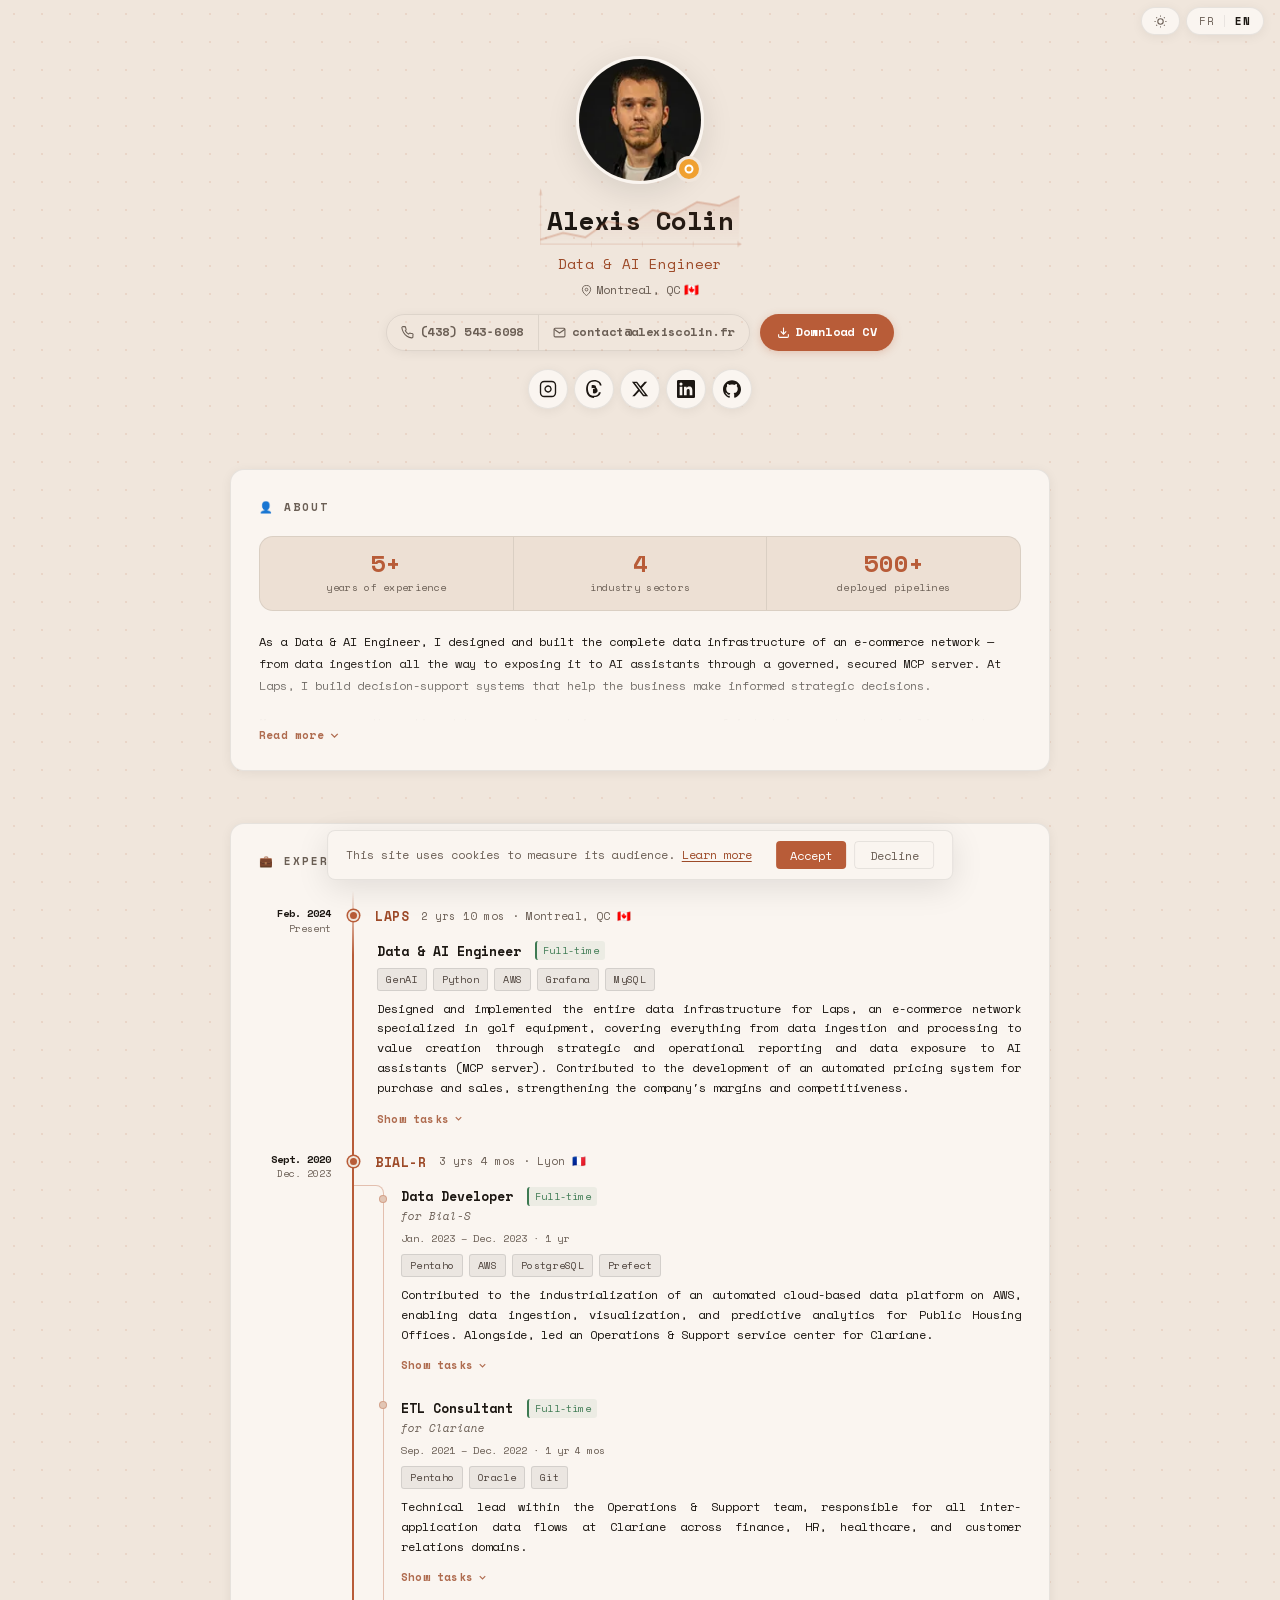
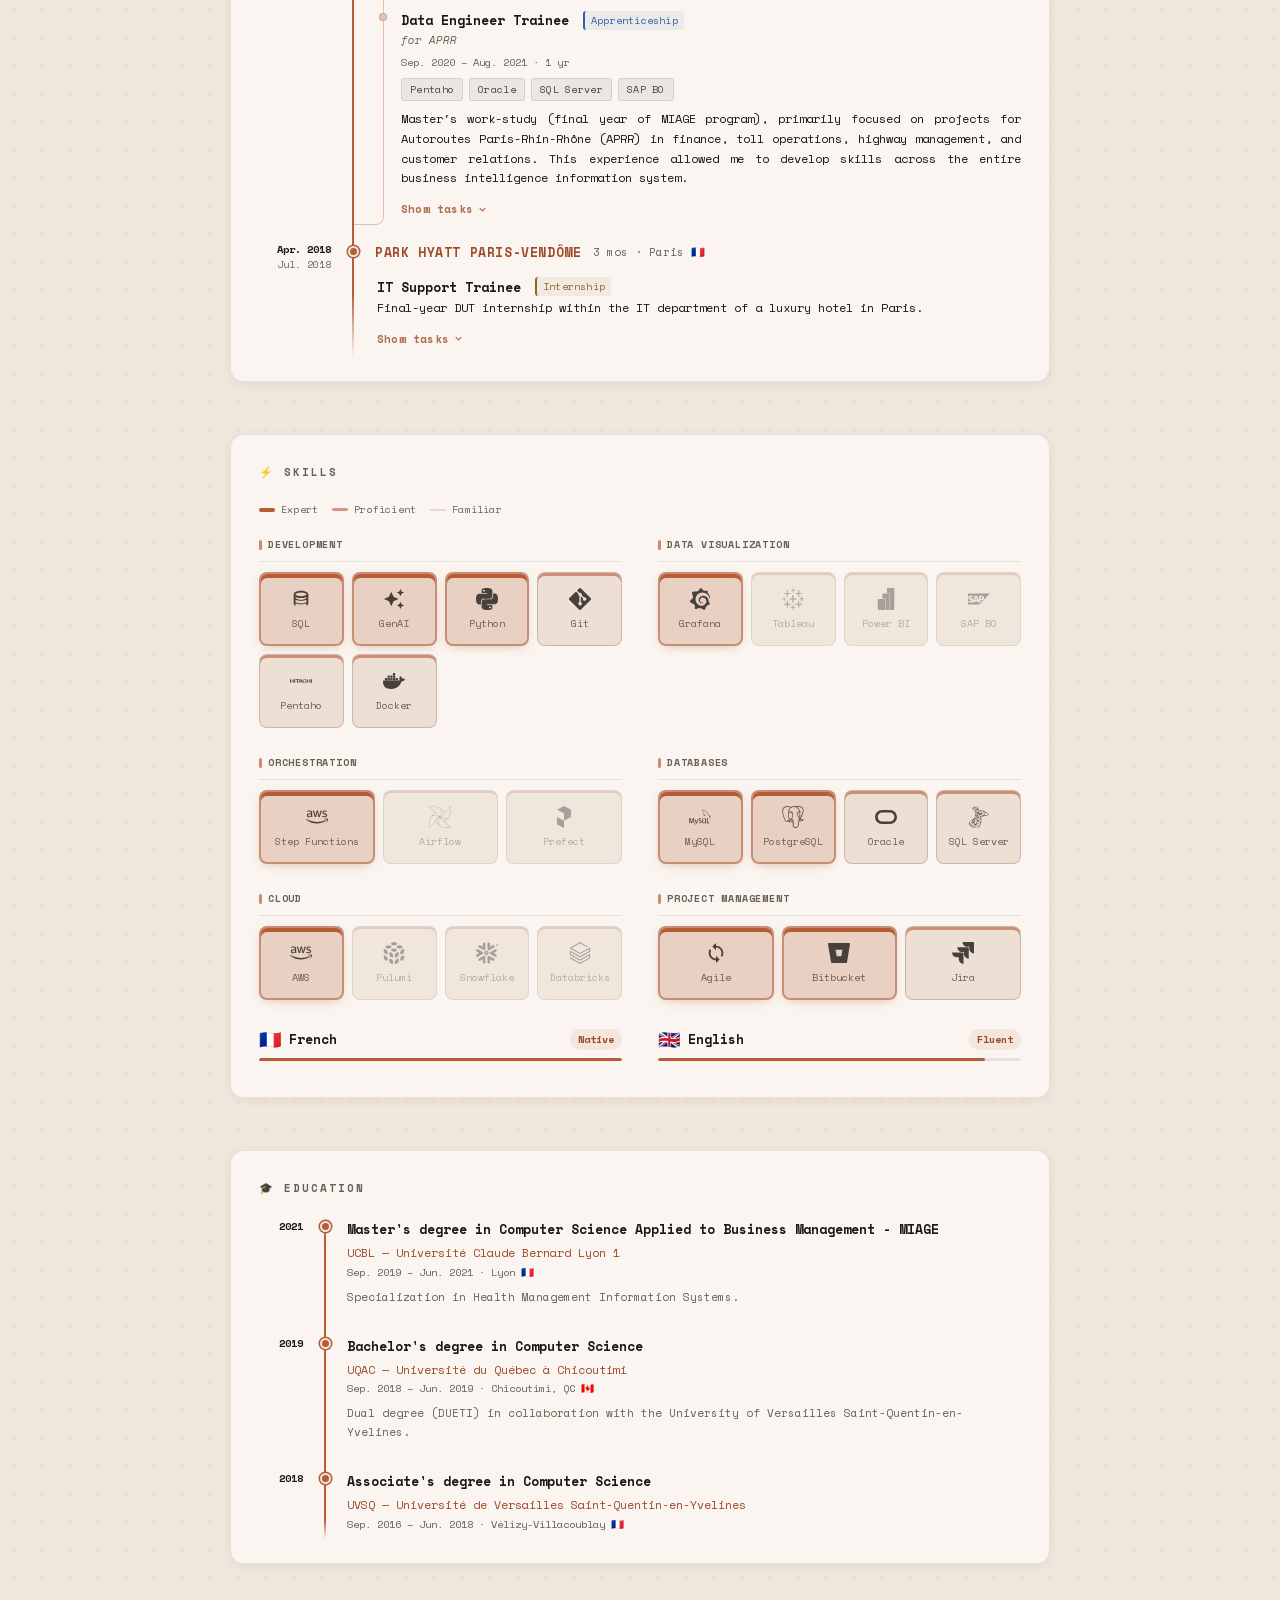
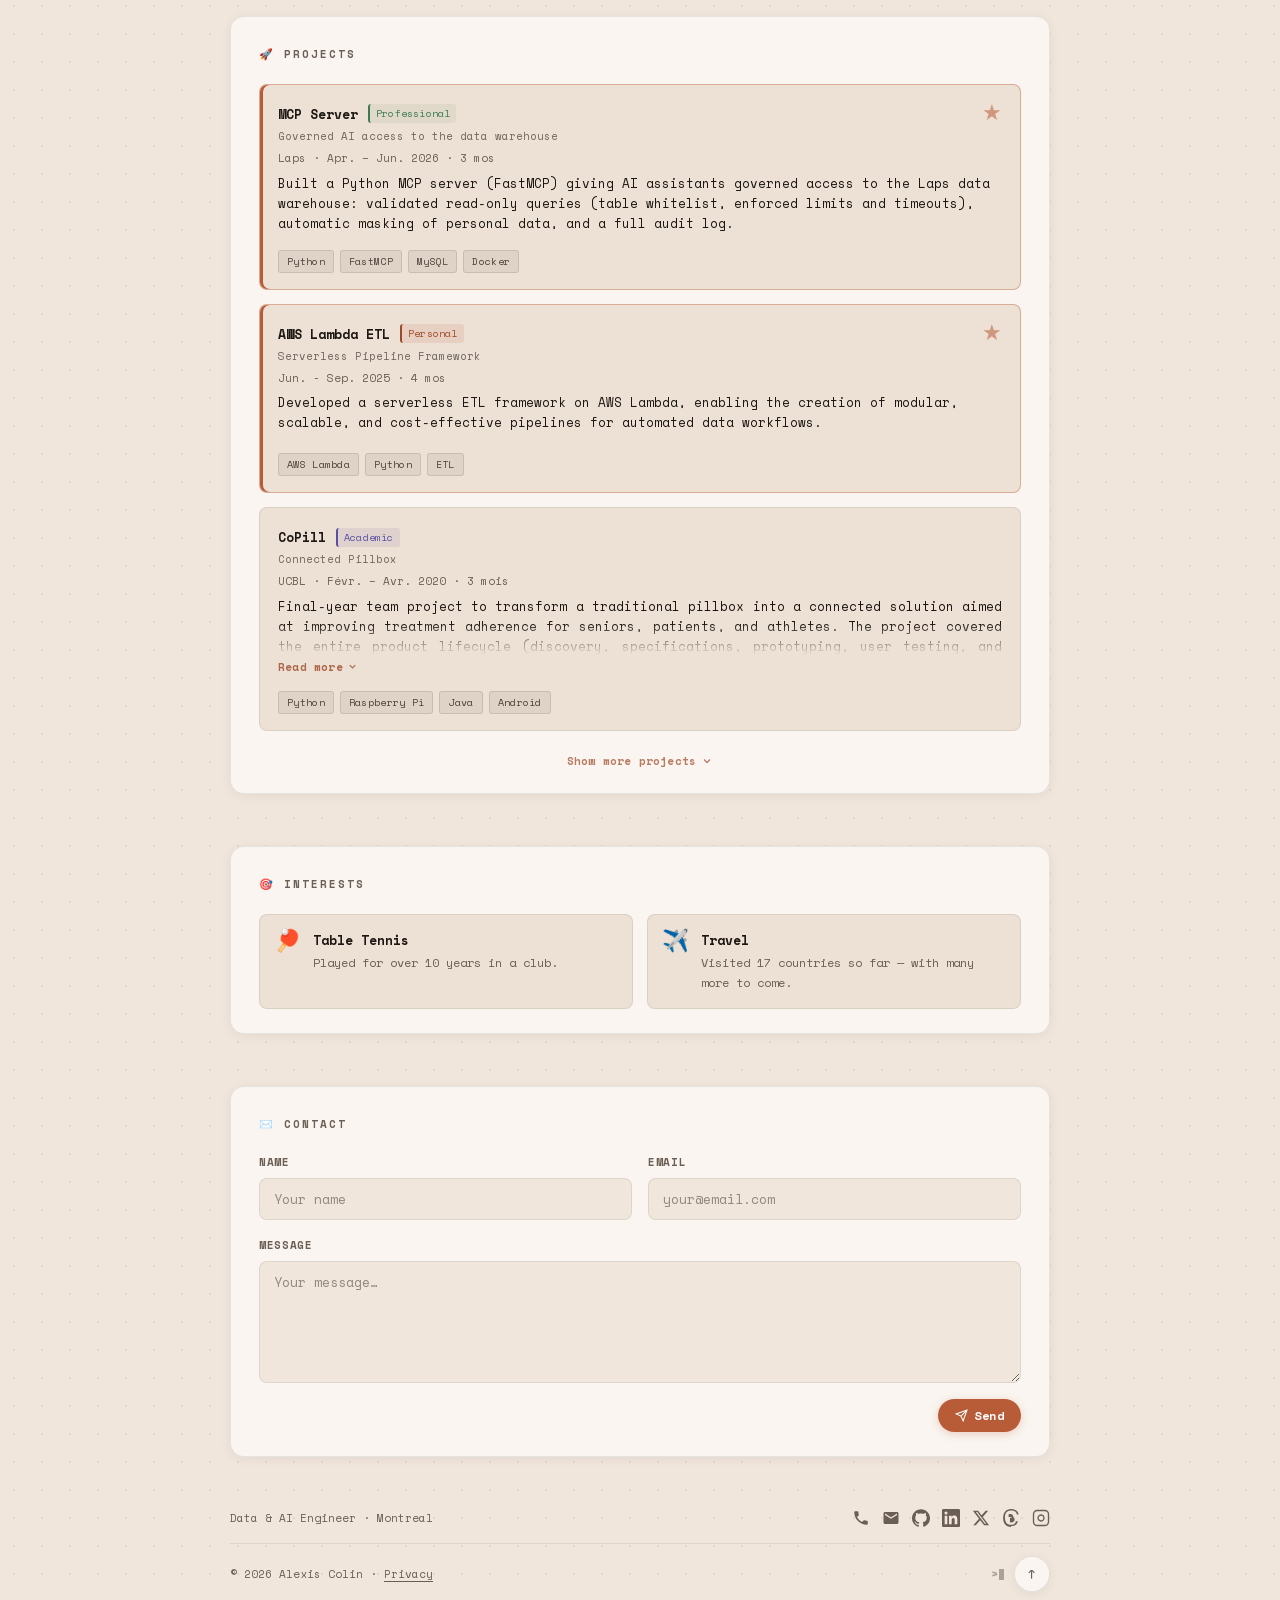
<file: index.html>
<!DOCTYPE html>
<html lang="fr">
<head>
  <meta charset="UTF-8" />
  <!-- Cookie consent GDPR + GA — deferred: runs after the end-of-body scripts (i18n.js, scroll.js) -->
  <script src="cookie-banner.js?v=8" defer></script>
  <meta name="viewport" content="width=device-width, initial-scale=1.0" />
  <title>Alexis Colin — Data &amp; AI Engineer</title>

  <!-- SEO -->
  <meta name="description" content="Alexis Colin — Data & AI Engineer à Montréal. De leur source jusqu'aux agents IA : des données fiables, gouvernées, dignes de confiance." />
  <meta name="author" content="Alexis Colin" />
  <meta name="keywords" content="Data Engineer, Montréal, Python, AWS, ETL, Grafana, Analytics, Data, IA" />
  <meta name="color-scheme" content="light dark" />
  <meta name="theme-color" content="#f0e6dc" media="(prefers-color-scheme: light)" />
  <meta name="theme-color" content="#272018" media="(prefers-color-scheme: dark)" />
  <link rel="canonical" href="https://alexiscolin.fr/" />

  <!-- Open Graph -->
  <meta property="og:type"        content="website" />
  <meta property="og:url"         content="https://alexiscolin.fr/" />
  <meta property="og:title"       content="Alexis Colin — Data & AI Engineer" />
  <meta property="og:description" content="De leur source jusqu'aux agents IA : des données fiables, gouvernées, dignes de confiance." />
  <meta property="og:image"       content="https://alexiscolin.fr/assets/photo.jpg" />
  <meta property="og:image:width"  content="800" />
  <meta property="og:image:height" content="800" />
  <meta property="og:image:alt"    content="Alexis Colin" />
  <meta property="og:locale"      content="fr_CA" />
  <meta property="og:locale:alternate" content="en_CA" />

  <!-- Twitter Card — "summary" (square thumb): photo.jpg is 800x800, large_image expects 2:1 landscape -->
  <meta name="twitter:card"        content="summary" />
  <meta name="twitter:title"       content="Alexis Colin — Data & AI Engineer" />
  <meta name="twitter:description" content="Data & AI Engineer à Montréal. De leur source jusqu'aux agents IA : des données fiables, gouvernées, dignes de confiance." />
  <meta name="twitter:image"       content="https://alexiscolin.fr/assets/photo.jpg" />
  <meta name="twitter:image:alt"   content="Alexis Colin" />

  <!-- Structured data -->
  <script type="application/ld+json">
  {
    "@context": "https://schema.org",
    "@type": "Person",
    "name": "Alexis Colin",
    "url": "https://alexiscolin.fr/",
    "image": "https://alexiscolin.fr/assets/photo.jpg",
    "jobTitle": "Data & AI Engineer",
    "worksFor": { "@type": "Organization", "name": "Laps" },
    "address": { "@type": "PostalAddress", "addressLocality": "Montréal", "addressRegion": "QC", "addressCountry": "CA" },
    "knowsLanguage": ["fr", "en"],
    "sameAs": [
      "https://github.com/alexiscolinfr",
      "https://www.linkedin.com/in/alexiscolinfr"
    ]
  }
  </script>
  <!-- Self-hosted fonts (declared in style.css) — no Google Fonts requests anymore -->
  <link rel="preload" href="assets/fonts/space-mono-400-latin.woff2" as="font" type="font/woff2" crossorigin />
  <link rel="preload" href="assets/fonts/space-mono-700-latin.woff2" as="font" type="font/woff2" crossorigin />
  <link rel="icon" href="assets/favicon.ico" sizes="any" />
  <link rel="icon" type="image/svg+xml" href="assets/favicon.svg" />
  <link rel="icon" type="image/png" sizes="192x192" href="assets/web-app-manifest-192x192.png" />
  <link rel="apple-touch-icon" sizes="180x180" href="assets/apple-touch-icon.png" />
  <link rel="manifest" href="assets/site.webmanifest" />
  <link rel="stylesheet" href="style.css?v=34" />
  <script>
    (function(){
      document.documentElement.classList.add('js');
      try {
        var s = localStorage.getItem('theme');
        if (s) document.documentElement.dataset.theme = s;
      } catch(e) {}
    })();
  </script>
</head>
<body>

  <a href="#main" class="skip-link" data-i18n="a11y.skip">Aller au contenu</a>

  <div id="scrollProgress" class="scroll-progress" aria-hidden="true"></div>

  <!-- SVG Sprite — reusable icons -->
  <svg style="display:none" aria-hidden="true">
    <symbol id="icon-github" viewBox="0 0 24 24" fill="currentColor">
      <path d="M12 .297c-6.63 0-12 5.373-12 12 0 5.303 3.438 9.8 8.205 11.385.6.113.82-.258.82-.577 0-.285-.01-1.04-.015-2.04-3.338.724-4.042-1.61-4.042-1.61C4.422 18.07 3.633 17.7 3.633 17.7c-1.087-.744.084-.729.084-.729 1.205.084 1.838 1.236 1.838 1.236 1.07 1.835 2.809 1.305 3.495.998.108-.776.417-1.305.76-1.605-2.665-.3-5.466-1.332-5.466-5.93 0-1.31.465-2.38 1.235-3.22-.135-.303-.54-1.523.105-3.176 0 0 1.005-.322 3.3 1.23.96-.267 1.98-.399 3-.405 1.02.006 2.04.138 3 .405 2.28-1.552 3.285-1.23 3.285-1.23.645 1.653.24 2.873.12 3.176.765.84 1.23 1.91 1.23 3.22 0 4.61-2.805 5.625-5.475 5.92.42.36.81 1.096.81 2.22 0 1.606-.015 2.896-.015 3.286 0 .315.21.69.825.57C20.565 22.092 24 17.592 24 12.297c0-6.627-5.373-12-12-12"/>
    </symbol>
  </svg>

  <!-- ═══════════ NAV STICKY (fixed — kept OUTSIDE #pageWrap so the nav & toggles don't fade with the content on language switch) ═══════════ -->
  <nav class="site-nav" id="siteNav" aria-label="Navigation">
    <div class="nav-links">
      <a href="#about"><span aria-hidden="true">👤</span> <span data-i18n="nav.about">À propos</span></a>
      <a href="#experience"><span aria-hidden="true">💼</span> <span data-i18n="nav.exp">Expérience</span></a>
      <a href="#skills"><span aria-hidden="true">⚡</span> <span data-i18n="nav.skills">Compétences</span></a>
      <a href="#education"><span aria-hidden="true">🎓</span> <span data-i18n="nav.edu">Formation</span></a>
      <a href="#projects"><span aria-hidden="true">🚀</span> <span data-i18n="nav.projects">Projets</span></a>
      <a href="#contact"><span aria-hidden="true">✉️</span> <span data-i18n="nav.contact">Contact</span></a>
    </div>
    <!-- Language toggle & theme toggle -->
    <div class="lang-toggle-wrap">
      <button type="button" class="header-btn theme-toggle" id="themeToggle" aria-label="Toggle dark mode">
        <svg class="icon-sun" viewBox="0 0 24 24" fill="none" stroke="currentColor" stroke-width="2" width="14" height="14"><circle cx="12" cy="12" r="5"/><line x1="12" y1="1" x2="12" y2="3"/><line x1="12" y1="21" x2="12" y2="23"/><line x1="4.22" y1="4.22" x2="5.64" y2="5.64"/><line x1="18.36" y1="18.36" x2="19.78" y2="19.78"/><line x1="1" y1="12" x2="3" y2="12"/><line x1="21" y1="12" x2="23" y2="12"/><line x1="4.22" y1="19.78" x2="5.64" y2="18.36"/><line x1="18.36" y1="5.64" x2="19.78" y2="4.22"/></svg>
        <svg class="icon-moon" viewBox="0 0 24 24" fill="none" stroke="currentColor" stroke-width="2" width="14" height="14"><path d="M21 12.79A9 9 0 1 1 11.21 3 7 7 0 0 0 21 12.79z"/></svg>
      </button>
      <button type="button" class="header-btn lang-toggle" id="langToggle" aria-label="Switch language">
        <span data-lang="fr">FR</span>
        <span class="lang-sep">|</span>
        <span data-lang="en">EN</span>
      </button>
    </div>
  </nav>

  <!-- Page content — fades as one block during a language switch -->
  <div id="pageWrap">

  <!-- ═══════════ HERO ═══════════ -->
  <header id="top">
    <div class="hero-inner">
      <div class="avatar-wrap" data-anim style="--i:0">
        <img src="assets/photo-128.webp" srcset="assets/photo-128.webp 1x, assets/photo-256.webp 2x" alt="Alexis Colin" class="avatar" width="128" height="128" decoding="async" onerror="this.style.display='none';document.querySelector('.avatar-fallback').style.display='flex'" />
        <div class="avatar-fallback">AC</div>
        <button type="button" class="avatar-status" data-status="open" aria-label="En poste · À l'écoute du marché" data-i18n-aria="status.open">
          <span class="avatar-status__tooltip">
            <span class="avatar-status__dot"></span>
            <span class="avatar-status__label" data-for="available" data-i18n="status.available">Disponible immédiatement</span>
            <span class="avatar-status__label" data-for="open" data-i18n="status.open">En poste · À l'écoute du marché</span>
            <span class="avatar-status__label" data-for="unavailable" data-i18n="status.unavailable">Non disponible pour le moment</span>
          </span>
        </button>
      </div>
      <div class="hero-name-wrap" data-anim style="--i:1">
        <svg class="hero-spark" viewBox="0 0 332 60" preserveAspectRatio="none" fill="none" aria-hidden="true">
          <defs>
            <linearGradient id="sparkAreaGrad" x1="0" y1="0" x2="0" y2="1">
              <stop offset="0%" stop-color="var(--accent)" stop-opacity="0.13"/>
              <stop offset="100%" stop-color="var(--accent)" stop-opacity="0"/>
            </linearGradient>
          </defs>
          <!-- Axes -->
          <line class="hero-spark__axis" x1="6" y1="5"  x2="6"   y2="53"/>
          <line class="hero-spark__axis" x1="6" y1="53" x2="329" y2="53"/>
          <!-- Axis arrowheads -->
          <polygon class="hero-spark__axis-tip" points="3,10 6,4 9,10"/>
          <polygon class="hero-spark__axis-tip" points="323,50 329,53 323,56"/>
          <!-- Tick marks -->
          <line class="hero-spark__tick" x1="88"  y1="51" x2="88"  y2="55"/>
          <line class="hero-spark__tick" x1="170" y1="51" x2="170" y2="55"/>
          <line class="hero-spark__tick" x1="252" y1="51" x2="252" y2="55"/>
          <line class="hero-spark__tick" x1="4"   y1="20" x2="8"   y2="20"/>
          <line class="hero-spark__tick" x1="4"   y1="36" x2="8"   y2="36"/>
          <!-- Area fill -->
          <path class="hero-spark__fill" d="M6,53 L6,49 L42,43 L78,47 L114,33 L150,37 L186,23 L222,27 L258,16 L294,19 L326,11 L326,53 Z"/>
          <!-- Sparkline -->
          <polyline class="hero-spark__line" points="6,49 42,43 78,47 114,33 150,37 186,23 222,27 258,16 294,19 326,11"/>
        </svg>
        <h1>Alexis Colin</h1>
      </div>
<p class="hero-subtitle" data-anim style="--i:2">
        <span class="hero-role" data-i18n="hero.role">Développeur Data &amp; IA</span>
        <span class="hero-loc">
          <svg width="11" height="11" viewBox="0 0 24 24" fill="none" stroke="currentColor" stroke-width="2"><path d="M21 10c0 7-9 13-9 13s-9-6-9-13a9 9 0 0 1 18 0z"/><circle cx="12" cy="10" r="3"/></svg>
          <span data-i18n="hero.location">Montréal, QC</span> 🇨🇦
        </span>
      </p>

      <div class="hero-actions" data-anim style="--i:3">
        <div class="btn-split">
          <a href="tel:+14385436098" class="btn-split__part">
            <svg viewBox="0 0 24 24" fill="none" stroke="currentColor" stroke-width="2" width="13" height="13"><path d="M22 16.92v3a2 2 0 0 1-2.18 2 19.79 19.79 0 0 1-8.63-3.07A19.5 19.5 0 0 1 4.69 12a19.79 19.79 0 0 1-3.07-8.67A2 2 0 0 1 3.6 1.2h3a2 2 0 0 1 2 1.72c.127.96.361 1.903.7 2.81a2 2 0 0 1-.45 2.11L7.91 8.96a16 16 0 0 0 6 6l1.27-1.27a2 2 0 0 1 2.11-.45c.907.339 1.85.573 2.81.7A2 2 0 0 1 22 16.92z"/></svg>
            <span class="btn-split__text">(438)&nbsp;543&#8209;6098</span>
          </a>
          <span class="btn-split__div"></span>
          <a href="mailto:contact@alexiscolin.fr" class="btn-split__part">
            <svg viewBox="0 0 24 24" fill="none" stroke="currentColor" stroke-width="2" width="13" height="13"><path d="M4 4h16c1.1 0 2 .9 2 2v12c0 1.1-.9 2-2 2H4c-1.1 0-2-.9-2-2V6c0-1.1.9-2 2-2z"/><polyline points="22,6 12,13 2,6"/></svg>
            <span class="btn-split__text">contact@alexiscolin.fr</span>
          </a>
        </div>
        <a id="cvDownload" href="assets/cv-fr.pdf" target="_blank" rel="noopener" class="btn btn--accent">
          <svg viewBox="0 0 24 24" fill="none" stroke="currentColor" stroke-width="2" width="13" height="13"><path d="M21 15v4a2 2 0 0 1-2 2H5a2 2 0 0 1-2-2v-4"/><polyline points="7 10 12 15 17 10"/><line x1="12" y1="15" x2="12" y2="3"/></svg>
          <span data-i18n="links.cv">Télécharger le CV</span>
        </a>
      </div>

      <!-- --i:4 intentionally absent: hero element removed, delay kept to space out the social links -->
      <nav class="socials" data-anim style="--i:5" aria-label="Réseaux sociaux" data-i18n-aria="aria.socials">
        <a href="https://www.instagram.com/alexiscolinfr" target="_blank" rel="noopener" aria-label="Instagram">
          <svg viewBox="0 0 24 24" fill="none" stroke="currentColor" stroke-width="1.8"><rect x="2" y="2" width="20" height="20" rx="5" ry="5"/><path d="M16 11.37A4 4 0 1 1 12.63 8 4 4 0 0 1 16 11.37z"/><line x1="17.5" y1="6.5" x2="17.51" y2="6.5"/></svg>
        </a>
        <a href="https://www.threads.net/@alexiscolinfr" target="_blank" rel="noopener" aria-label="Threads">
          <svg viewBox="0 0 24 24" fill="currentColor"><path d="M12.186 24h-.007c-3.581-.024-6.334-1.205-8.184-3.509C2.35 18.44 1.5 15.586 1.474 12.01v-.017c.03-3.579.886-6.43 2.548-8.482C5.845 1.205 8.6.024 12.18 0h.014c2.746.02 5.043.725 6.826 2.098 1.677 1.29 2.858 3.13 3.012 5.021l.006.088H19.74l-.006-.062c-.15-1.308-.95-2.656-2.168-3.664-1.27-.944-2.944-1.5-5.39-1.518h-.01c-2.961.02-5.141.932-6.482 2.71-1.142 1.528-1.753 3.795-1.781 6.74v.015c.027 2.95.64 5.22 1.782 6.746 1.344 1.782 3.524 2.696 6.485 2.718h.01c2.197-.018 3.772-.553 4.892-1.641.79-.77 1.254-1.757 1.38-2.96l.008-.09H21v.09c-.16 1.787-.98 3.294-2.379 4.502-1.58 1.365-3.7 2.04-6.435 2.04zm4.006-9.063c0-1.028-.327-1.793-.973-2.28-.647-.489-1.592-.737-2.813-.737-.566 0-1.102.059-1.59.174l-.215.054v5.574l.176.052c.465.14.967.211 1.49.211 1.386 0 2.402-.33 3.019-.977.618-.65.906-1.474.906-2.07zm-2.04-7.208c-.88-.66-2.01-.993-3.365-.993-.638 0-1.229.083-1.759.246l-.195.06v3.896l.23-.077c.47-.158.988-.238 1.544-.238 1.01 0 1.787.232 2.314.69.524.455.79 1.108.79 1.94v.014c-.004.53-.107 1.006-.303 1.42l-.083.177.178.082c.87.4 1.89.6 3.04.6l.189-.003.025-.189c.024-.184.035-.373.035-.568 0-1.75-.592-3.128-1.64-4.057z"/></svg>
        </a>
        <a href="https://x.com/alexiscolinfr" target="_blank" rel="noopener" aria-label="X / Twitter">
          <svg viewBox="0 0 24 24" fill="currentColor"><path d="M18.244 2.25h3.308l-7.227 8.26 8.502 11.24H16.17l-5.214-6.817L4.99 21.75H1.68l7.73-8.835L1.254 2.25H8.08l4.713 6.231zm-1.161 17.52h1.833L7.084 4.126H5.117z"/></svg>
        </a>
        <a href="https://www.linkedin.com/in/alexiscolinfr" target="_blank" rel="noopener" aria-label="LinkedIn">
          <svg viewBox="0 0 24 24" fill="currentColor"><path d="M20.447 20.452h-3.554v-5.569c0-1.328-.027-3.037-1.852-3.037-1.853 0-2.136 1.445-2.136 2.939v5.667H9.351V9h3.414v1.561h.046c.477-.9 1.637-1.85 3.37-1.85 3.601 0 4.267 2.37 4.267 5.455v6.286zM5.337 7.433a2.062 2.062 0 0 1-2.063-2.065 2.064 2.064 0 1 1 2.063 2.065zm1.782 13.019H3.555V9h3.564v11.452zM22.225 0H1.771C.792 0 0 .774 0 1.729v20.542C0 23.227.792 24 1.771 24h20.451C23.2 24 24 23.227 24 22.271V1.729C24 .774 23.2 0 22.222 0h.003z"/></svg>
        </a>
        <a href="https://github.com/alexiscolinfr" target="_blank" rel="noopener" aria-label="GitHub">
          <svg viewBox="0 0 24 24" fill="currentColor"><path d="M12 .297c-6.63 0-12 5.373-12 12 0 5.303 3.438 9.8 8.205 11.385.6.113.82-.258.82-.577 0-.285-.01-1.04-.015-2.04-3.338.724-4.042-1.61-4.042-1.61C4.422 18.07 3.633 17.7 3.633 17.7c-1.087-.744.084-.729.084-.729 1.205.084 1.838 1.236 1.838 1.236 1.07 1.835 2.809 1.305 3.495.998.108-.776.417-1.305.76-1.605-2.665-.3-5.466-1.332-5.466-5.93 0-1.31.465-2.38 1.235-3.22-.135-.303-.54-1.523.105-3.176 0 0 1.005-.322 3.3 1.23.96-.267 1.98-.399 3-.405 1.02.006 2.04.138 3 .405 2.28-1.552 3.285-1.23 3.285-1.23.645 1.653.24 2.873.12 3.176.765.84 1.23 1.91 1.23 3.22 0 4.61-2.805 5.625-5.475 5.92.42.36.81 1.096.81 2.22 0 1.606-.015 2.896-.015 3.286 0 .315.21.69.825.57C20.565 22.092 24 17.592 24 12.297c0-6.627-5.373-12-12-12"/></svg>
        </a>
      </nav>
    </div>
  </header>

  <main id="main" tabindex="-1">


    <!-- ═══════════ ABOUT ═══════════ -->
    <section class="section reveal" id="about">
      <h2 class="section-title"><span aria-hidden="true">👤</span> <span data-i18n="about.title">À propos</span></h2>
      <div class="about-stats">
        <div class="about-stat" data-stat="exp">
          <span class="about-stat__num" data-count="5" data-suffix="+">0</span>
          <span class="about-stat__label" data-i18n="stat.exp">ans d'expérience</span>
        </div>
        <div class="about-stat" data-stat="sectors">
          <span class="about-stat__num" data-count="4" data-suffix="">0</span>
          <span class="about-stat__label" data-i18n="stat.sectors">secteurs d'activité</span>
        </div>
        <div class="about-stat" data-stat="pipelines">
          <span class="about-stat__num" data-count="500" data-suffix="+">0</span>
          <span class="about-stat__label" data-i18n="stat.pipelines">pipelines déployés</span>
        </div>
      </div>

      <div class="about-body" id="aboutBody">
        <p class="about-text" data-i18n="about.p1">Développeur Data &amp; IA, j'ai conçu et mis en place l'infrastructure de données complète d'un réseau e-commerce — de l'ingestion des données jusqu'à leur exposition aux assistants IA via un serveur MCP gouverné et sécurisé. Chez Laps, je construis des systèmes décisionnels qui aident l'entreprise à prendre des décisions stratégiques éclairées.</p>
        <p class="about-text" data-i18n="about.p2">Mon parcours couvre l'ensemble de la chaîne de traitement des données, dans des secteurs variés : pipelines automatisés, data warehouses modélisés selon les besoins métiers, et rapports stratégiques et opérationnels construits avec différents outils de visualisation — en collaboration étroite avec les équipes métiers pour transformer les données brutes en leviers de décision.</p>
        <div class="about-fade"></div>
      </div>
      <button type="button" class="about-toggle" id="aboutToggle" aria-expanded="false" aria-controls="aboutBody">
        <span data-i18n="about.readmore">Lire la suite</span>
        <svg class="about-toggle__chevron" viewBox="0 0 24 24" fill="none" stroke="currentColor" stroke-width="2.5" width="13" height="13"><polyline points="6 9 12 15 18 9"/></svg>
      </button>
    </section>

    <!-- ═══════════ EXPERIENCE ═══════════ -->
    <section class="section reveal" id="experience">
      <h2 class="section-title"><span aria-hidden="true">💼</span> <span data-i18n="exp.title">Expérience</span></h2>
      <div class="timeline">

        <!-- ── Laps Group ── -->
        <div class="timeline-group">
          <div class="timeline-item timeline-group__header">
            <div class="timeline-period">
              <span class="tl-start" data-i18n="exp.laps.start">Févr. 2024</span>
              <span class="tl-end" data-i18n="exp.laps.end">Aujourd'hui</span>
            </div>
            <div class="timeline-track">
              <div class="timeline-marker timeline-marker--current"></div>
            </div>
            <div class="timeline-content">
              <div class="timeline-header">
                <a class="company company--group" href="https://www.laps.com/" target="_blank" rel="noopener">Laps</a>
                <span class="timeline-group__duration" data-i18n="exp.laps.total">2 ans 4 mois · Montréal, QC 🇨🇦</span>
              </div>
            </div>
          </div>

          <div class="timeline-group__items">
            <div class="timeline-subitem" data-role="laps">
              <div class="timeline-content">
                <div class="timeline-header">
                  <h3 data-i18n="exp.laps.role">Développeur Data &amp; IA</h3>
                  <span class="contract-badge contract-badge--permanent" data-i18n="contract.permanent">CDI</span>
                </div>
                <div class="tags"></div>
                <p class="timeline-desc" data-i18n="exp.laps.desc">Conception et mise en place de l'ensemble de l'infrastructure de données de Laps, réseau e-commerce spécialisé dans le matériel de golf, depuis l'ingestion et le traitement jusqu'à la valorisation des données via des rapports stratégiques et opérationnels et leur exposition aux assistants IA (serveur MCP). Participation au développement d'un système automatisé de gestion des prix d'achat et de vente, renforçant les marges et la compétitivité de l'entreprise.</p>
                <button type="button" class="tasks-toggle" aria-expanded="false" aria-controls="tasksLaps">
                  <span data-i18n="exp.tasks.show">Voir les missions</span>
                  <svg class="tasks-toggle__chevron" viewBox="0 0 24 24" fill="none" stroke="currentColor" stroke-width="2.5" width="11" height="11"><polyline points="6 9 12 15 18 9"/></svg>
                </button>
                <ul id="tasksLaps">
                  <li data-i18n="exp.laps.li1">Conception, déploiement et automatisation de flux de données en Python sur AWS</li>
                  <li data-i18n="exp.laps.li2">Modélisation et implémentation d'un entrepôt de données centralisé</li>
                  <li data-i18n="exp.laps.li3">Développement de rapports et tableaux de bord opérationnels avec Grafana</li>
                  <li data-i18n="exp.laps.li4">Développement d'un serveur MCP en Python connectant l'entrepôt de données aux assistants IA, avec gouvernance SQL et masquage des données sensibles</li>
                </ul>
              </div>
            </div>
          </div>
        </div>

        <!-- ── BIAL-R Group ── -->
        <div class="timeline-group timeline-group--multi">
          <div class="timeline-item timeline-group__header">
            <div class="timeline-period">
              <span class="tl-start" data-i18n="exp.bialr.start">Sept. 2020</span>
              <span class="tl-end" data-i18n="exp.bialr.end">Déc. 2023</span>
            </div>
            <div class="timeline-track">
              <div class="timeline-marker"></div>
            </div>
            <div class="timeline-content">
              <div class="timeline-header">
                <a class="company company--group" href="https://www.bial-r.com/" target="_blank" rel="noopener">BIAL-R</a>
                <span class="timeline-group__duration" data-i18n="exp.bialr.total">3 ans 4 mois · Lyon 🇫🇷</span>
              </div>
            </div>
          </div>

          <div class="timeline-group__items">

            <div class="timeline-subitem" data-role="bialr1">
              <div class="timeline-content">
                <div class="timeline-header">
                  <h3 data-i18n="exp.bialr1.role">Développeur Data</h3>
                  <span class="contract-badge contract-badge--permanent" data-i18n="contract.permanent">CDI</span>
                </div>
                <a class="client-link" href="https://www.bial-s.com/" target="_blank" rel="noopener"><span data-i18n="exp.client.prep">chez</span> <span data-i18n="exp.bialr1.client">Bial-S</span></a>
                <p class="timeline-meta"><span data-i18n="exp.bialr1.start">Janv. 2023</span> – <span data-i18n="exp.bialr1.end">Déc. 2023</span> · <span data-i18n="exp.bialr1.meta">1 an</span></p>
                <div class="tags"></div>
                <p class="timeline-desc" data-i18n="exp.bialr1.desc">Participation à l'industrialisation d'une plateforme décisionnelle Cloud automatisée sur AWS, permettant l'ingestion, la visualisation et l'analyse prédictive de données pour des Offices Publics de l'Habitat. Parallèlement, pilotage d'un centre de services MCO pour Clariane.</p>
                <button type="button" class="tasks-toggle" aria-expanded="false" aria-controls="tasksBialr1">
                  <span data-i18n="exp.tasks.show">Voir les missions</span>
                  <svg class="tasks-toggle__chevron" viewBox="0 0 24 24" fill="none" stroke="currentColor" stroke-width="2.5" width="11" height="11"><polyline points="6 9 12 15 18 9"/></svg>
                </button>
                <ul id="tasksBialr1">
                  <li data-i18n="exp.bialr1.li1">Conception, déploiement et automatisation de flux de données ETL avec Pentaho</li>
                  <li data-i18n="exp.bialr1.li2">Support transversal de la plateforme décisionnelle et intégration de nouveaux clients</li>
                  <li data-i18n="exp.bialr1.li3">Pilotage du CDS : gestion d'équipe, coordination des activités et amélioration continue</li>
                </ul>
              </div>
            </div>

            <div class="timeline-subitem" data-role="bialr2">
              <div class="timeline-content">
                <div class="timeline-header">
                  <h3 data-i18n="exp.bialr2.role">Consultant ETL</h3>
                  <span class="contract-badge contract-badge--permanent" data-i18n="contract.permanent">CDI</span>
                </div>
                <a class="client-link" href="https://www.clariane.com" target="_blank" rel="noopener"><span data-i18n="exp.client.prep">chez</span> <span data-i18n="exp.bialr2.client">Clariane</span></a>
                <p class="timeline-meta"><span data-i18n="exp.bialr2.start">Sept. 2021</span> – <span data-i18n="exp.bialr2.end">Déc. 2022</span> · <span data-i18n="exp.bialr2.meta">1 an 4 mois</span></p>
                <div class="tags"></div>
                <p class="timeline-desc" data-i18n="exp.bialr2.desc">Référent MCO de l'ensemble des flux inter-applicatifs de Clariane, couvrant les domaines finance, RH, santé et relation client.</p>
                <button type="button" class="tasks-toggle" aria-expanded="false" aria-controls="tasksBialr2">
                  <span data-i18n="exp.tasks.show">Voir les missions</span>
                  <svg class="tasks-toggle__chevron" viewBox="0 0 24 24" fill="none" stroke="currentColor" stroke-width="2.5" width="11" height="11"><polyline points="6 9 12 15 18 9"/></svg>
                </button>
                <ul id="tasksBialr2">
                  <li data-i18n="exp.bialr2.li1">Développement et maintenance des flux inter-applicatifs avec Pentaho</li>
                  <li data-i18n="exp.bialr2.li2">Gestion des incidents de production : analyse, correction et reprise de données</li>
                  <li data-i18n="exp.bialr2.li3">Contribution à la migration des flux inter-applicatifs de Pentaho vers un ESB</li>
                </ul>
              </div>
            </div>

            <div class="timeline-subitem" data-role="bialr3">
              <div class="timeline-content">
                <div class="timeline-header">
                  <h3 data-i18n="exp.bialr3.role">Consultant Data</h3>
                  <span class="contract-badge contract-badge--alternance" data-i18n="contract.alternance">Alternance</span>
                </div>
                <a class="client-link" href="https://www.aprr.com" target="_blank" rel="noopener"><span data-i18n="exp.client.prep">chez</span> <span data-i18n="exp.bialr3.client">APRR</span></a>
                <p class="timeline-meta"><span data-i18n="exp.bialr3.start">Sept. 2020</span> – <span data-i18n="exp.bialr3.end">Août 2021</span> · <span data-i18n="exp.bialr3.meta">1 an</span></p>
                <div class="tags"></div>
                <p class="timeline-desc" data-i18n="exp.bialr3.desc">Alternance en dernière année de Master MIAGE, principalement réalisée sur des missions pour le client Autoroutes Paris-Rhin-Rhône (APRR) dans les domaines finance, péage, autoroute et relation clientèle. Cette expérience m'a permis de monter en compétences sur l'ensemble de la chaîne décisionnelle.</p>
                <button type="button" class="tasks-toggle" aria-expanded="false" aria-controls="tasksBialr3">
                  <span data-i18n="exp.tasks.show">Voir les missions</span>
                  <svg class="tasks-toggle__chevron" viewBox="0 0 24 24" fill="none" stroke="currentColor" stroke-width="2.5" width="11" height="11"><polyline points="6 9 12 15 18 9"/></svg>
                </button>
                <ul id="tasksBialr3">
                  <li data-i18n="exp.bialr3.li1">Cartographie et mise en place d'une gouvernance des données</li>
                  <li data-i18n="exp.bialr3.li2">Développement et déploiement de rapports opérationnels</li>
                  <li data-i18n="exp.bialr3.li3">Conception et maintenance de flux ETL avec Pentaho</li>
                </ul>
              </div>
            </div>

          </div>
        </div>

        <!-- ── Park Hyatt Group ── -->
        <div class="timeline-group">
          <div class="timeline-item timeline-group__header">
            <div class="timeline-period">
              <span class="tl-start" data-i18n="exp.hyatt.start">Avr. 2018</span>
              <span class="tl-end" data-i18n="exp.hyatt.end">Juill. 2018</span>
            </div>
            <div class="timeline-track">
              <div class="timeline-marker"></div>
            </div>
            <div class="timeline-content">
              <div class="timeline-header">
                <a class="company company--group" href="https://www.hyatt.com/park-hyatt/en-US/parph-park-hyatt-paris-vendome" target="_blank" rel="noopener">Park Hyatt Paris-Vendôme</a>
                <span class="timeline-group__duration" data-i18n="exp.hyatt.total">3 mois · Paris 🇫🇷</span>
              </div>
            </div>
          </div>

          <div class="timeline-group__items">
            <div class="timeline-subitem">
              <div class="timeline-content">
                <div class="timeline-header">
                  <h3 data-i18n="exp.hyatt.role">Technicien Support IT</h3>
                  <span class="contract-badge contract-badge--stage" data-i18n="contract.stage">Stage</span>
                </div>
                <p class="timeline-desc" data-i18n="exp.hyatt.desc">Stage de fin de DUT au sein du service informatique d'un palace parisien.</p>
                <button type="button" class="tasks-toggle" aria-expanded="false" aria-controls="tasksHyatt">
                  <span data-i18n="exp.tasks.show">Voir les missions</span>
                  <svg class="tasks-toggle__chevron" viewBox="0 0 24 24" fill="none" stroke="currentColor" stroke-width="2.5" width="11" height="11"><polyline points="6 9 12 15 18 9"/></svg>
                </button>
                <ul id="tasksHyatt">
                  <li data-i18n="exp.hyatt.li1">Maintenance et support du parc informatique (poste de travail, réseaux, serveurs)</li>
                  <li data-i18n="exp.hyatt.li2">Participation au déploiement de nouveaux projets IT</li>
                  <li data-i18n="exp.hyatt.li3">Contribution à la mise en place et au suivi des mesures de cybersécurité</li>
                </ul>
              </div>
            </div>
          </div>
        </div>

      </div>
    </section>

    <!-- ═══════════ SKILLS ═══════════ -->
    <section class="section reveal" id="skills">
      <h2 class="section-title"><span aria-hidden="true">⚡</span> <span data-i18n="skills.title">Compétences</span></h2>
      <div class="skills-legend">
        <span class="legend-item" data-level="3"><i></i><span data-i18n="skills.level.expert">Expertise</span></span>
        <span class="legend-item" data-level="2"><i></i><span data-i18n="skills.level.mid">Maîtrise</span></span>
        <span class="legend-item" data-level="1"><i></i><span data-i18n="skills.level.basic">Notions</span></span>
      </div>

      <div class="skills-cards"></div>

      <div class="lang-cards">
        <div class="lang-card-item">
          <div class="lang-card-meta">
            <span class="lang-flag">🇫🇷</span>
            <span class="lang-name" data-i18n="lang.french">Français</span>
            <span class="lang-level" data-i18n="lang.french.level">Natif</span>
          </div>
          <div class="lang-bar"><div class="lang-bar-fill" style="width:100%"></div></div>
        </div>
        <div class="lang-card-item">
          <div class="lang-card-meta">
            <span class="lang-flag">🇬🇧</span>
            <span class="lang-name" data-i18n="lang.english">Anglais</span>
            <span class="lang-level" data-i18n="lang.english.level">Courant</span>
          </div>
          <div class="lang-bar"><div class="lang-bar-fill" style="width:90%"></div></div>
        </div>
      </div>
    </section>

    <!-- ═══════════ EDUCATION ═══════════ -->
    <section class="section reveal" id="education">
      <h2 class="section-title"><span aria-hidden="true">🎓</span> <span data-i18n="edu.title">Formation</span></h2>
      <div class="timeline">

        <div class="timeline-item">
          <div class="timeline-period">
            <span class="tl-start">2021</span>
          </div>
          <div class="timeline-track">
            <div class="timeline-marker"></div>
          </div>
          <div class="timeline-content">
            <div class="timeline-header">
              <h3 data-i18n="edu.miage.degree">Master Méthodes Informatiques Appliquées à la Gestion des Entreprises - MIAGE</h3>
            </div>
            <span class="company"><span class="edu-abbr">UCBL — </span>Université Claude Bernard Lyon 1</span>
            <p class="timeline-meta"><span class="date-long" data-i18n="edu.miage.dates">Sept. 2019 – Juin 2021</span><span class="date-short">2019 – 2021</span> · Lyon 🇫🇷</p>
            <p data-i18n="edu.miage.desc">Parcours Systèmes d'Information de Gestion de Santé.</p>
          </div>
        </div>

        <div class="timeline-item">
          <div class="timeline-period">
            <span class="tl-start">2019</span>
          </div>
          <div class="timeline-track">
            <div class="timeline-marker"></div>
          </div>
          <div class="timeline-content">
            <div class="timeline-header">
              <h3 data-i18n="edu.uqac.degree">Baccalauréat en Informatique</h3>
            </div>
            <span class="company"><span class="edu-abbr">UQAC — </span>Université du Québec à Chicoutimi</span>
            <p class="timeline-meta"><span class="date-long" data-i18n="edu.uqac.dates">Sept. 2018 – Juin 2019</span><span class="date-short">2018 – 2019</span> · Chicoutimi, QC 🇨🇦</p>
            <p data-i18n="edu.uqac.desc">Double diplômation DUETI avec l'Université de Versailles Saint-Quentin-en-Yvelines.</p>
          </div>
        </div>

        <div class="timeline-item">
          <div class="timeline-period">
            <span class="tl-start">2018</span>
          </div>
          <div class="timeline-track">
            <div class="timeline-marker"></div>
          </div>
          <div class="timeline-content">
            <div class="timeline-header">
              <h3 data-i18n="edu.dut.degree">Diplôme Universitaire de Technologie en Informatique</h3>
            </div>
            <span class="company"><span class="edu-abbr">UVSQ — </span>Université de Versailles Saint-Quentin-en-Yvelines</span>
            <p class="timeline-meta"><span class="date-long" data-i18n="edu.dut.dates">Sept. 2016 – Juin 2018</span><span class="date-short">2016 – 2018</span> · Vélizy-Villacoublay 🇫🇷</p>
          </div>
        </div>

      </div>
    </section>

    <!-- ═══════════ PROJECTS ═══════════ -->
    <section class="section reveal" id="projects">
      <h2 class="section-title"><span aria-hidden="true">🚀</span> <span data-i18n="projects.title">Projets</span></h2>
      <div class="projects-grid">

        <!-- Built for Laps — proprietary code: GitHub overlay is shown but disabled (lock icon) -->
        <div class="project-card" id="project-mcp" data-type="pro" data-pinned>
          <div class="project-overlay project-overlay--private" aria-hidden="true">
            <svg class="overlay-github" width="22" height="22"><use href="#icon-github"/></svg>
            <svg class="overlay-arrow overlay-lock" width="16" height="16" viewBox="0 0 24 24" fill="none" stroke="currentColor" stroke-width="2" stroke-linecap="round" stroke-linejoin="round"><rect x="3" y="11" width="18" height="11" rx="2"/><path d="M7 11V7a5 5 0 0 1 10 0v4"/></svg>
          </div>
          <div class="project-header">
            <h3><span data-i18n="projects.mcp.title.main">MCP Server</span><span class="contract-badge contract-badge--pro" data-i18n="projects.badge.pro">Professionnel</span><span class="project-title-sub" data-i18n="projects.mcp.title.sub">Accès IA gouverné à l'entrepôt de données</span></h3>
          </div>
          <p class="project-meta" data-i18n="projects.mcp.meta">Laps · Avr. – Juin 2026</p>
          <p data-i18n="projects.mcp.desc">Développement d'un serveur MCP en Python (FastMCP) donnant aux assistants IA un accès gouverné à l'entrepôt de données de Laps : requêtes en lecture seule validées (liste blanche de tables, limites et délais imposés), masquage automatique des données personnelles et journal d'audit complet.</p>
          <div class="tags"><span class="tag">Python</span><span class="tag">FastMCP</span><span class="tag">MySQL</span><span class="tag">Docker</span></div>
        </div>

        <div class="project-card" id="project-etl" data-type="perso" data-pinned>
          <a href="https://github.com/alexiscolinfr/AWS-Lambda-ETL" target="_blank" rel="noopener" class="project-overlay" aria-label="Voir sur GitHub" data-i18n-aria="projects.github">
            <svg class="overlay-github" width="22" height="22"><use href="#icon-github"/></svg>
            <svg class="overlay-arrow" width="18" height="18" viewBox="0 0 24 24" fill="none" stroke="currentColor" stroke-width="2.5" stroke-linecap="round" stroke-linejoin="round"><line x1="5" y1="12" x2="19" y2="12"/><polyline points="12 5 19 12 12 19"/></svg>
          </a>
          <div class="project-header">
            <h3><span data-i18n="projects.etl.title.main">AWS Lambda ETL</span><span class="contract-badge contract-badge--perso" data-i18n="projects.badge.perso">Personnel</span><span class="project-title-sub" data-i18n="projects.etl.title.sub">Framework de pipelines serverless</span></h3>
          </div>
          <p class="project-meta" data-i18n="projects.etl.meta">Juin - Sept. 2025 · 4 mois</p>
          <p data-i18n="projects.etl.desc">Développement d'un framework ETL serverless sur AWS Lambda, permettant la création de pipelines modulaires, évolutifs et économiques pour l'automatisation des flux de données.</p>
          <div class="project-desc-actions">
            <a href="https://github.com/alexiscolinfr/aws-lambda-etl" target="_blank" rel="noopener" class="project-github-link" data-i18n-aria="projects.github">
              <svg width="13" height="13" viewBox="0 0 24 24" fill="currentColor"><use href="#icon-github"/></svg>
              <span data-i18n="projects.github.label">Voir sur GitHub</span>
            </a>
          </div>
          <div class="tags"><span class="tag">AWS Lambda</span><span class="tag">Python</span><span class="tag">ETL</span></div>
        </div>

        <div class="project-card" id="project-copill" data-type="academic">
          <a href="https://github.com/alexiscolinfr/CoPill-App" target="_blank" rel="noopener" class="project-overlay" aria-label="Voir sur GitHub" data-i18n-aria="projects.github">
            <svg class="overlay-github" width="22" height="22"><use href="#icon-github"/></svg>
            <svg class="overlay-arrow" width="18" height="18" viewBox="0 0 24 24" fill="none" stroke="currentColor" stroke-width="2.5" stroke-linecap="round" stroke-linejoin="round"><line x1="5" y1="12" x2="19" y2="12"/><polyline points="12 5 19 12 12 19"/></svg>
          </a>
          <div class="project-header">
            <h3><span data-i18n="projects.copill.title.main">CoPill</span><span class="contract-badge contract-badge--academic" data-i18n="projects.badge.academic">Académique</span><span class="project-title-sub" data-i18n="projects.copill.title.sub">Pilulier connecté</span></h3>
          </div>
          <p class="project-meta">UCBL · Févr. – Avr. 2020 · 3 mois</p>
          <div class="project-desc">
            <div class="project-desc-body" id="descCopill">
              <p data-i18n="projects.copill.desc1">Projet de fin d'études réalisé en équipe pour transformer un pilulier traditionnel en une solution connectée visant à améliorer l'adhésion aux traitements (personnes âgées, patients, sportifs). Le projet couvrait l'ensemble du cycle produit (discovery, spécifications, prototypage, tests utilisateurs et validation) ainsi que la gestion de projet (planification et suivi des itérations).</p>
              <p data-i18n="projects.copill.desc2">Sur le plan technique, le prototype embarqué a été développé en Python sur une Raspberry Pi avec modules (LED, capteurs, écran, buzzer) et accompagné d'une application Android en Java pour le pilotage et le suivi.</p>
              <div class="project-desc-fade"></div>
            </div>
            <div class="project-desc-actions">
              <button type="button" class="project-readmore" data-desc="descCopill" aria-expanded="false" aria-controls="descCopill">
                <span data-i18n="projects.readmore">Lire la suite</span>
                <svg class="project-readmore__chevron" viewBox="0 0 24 24" fill="none" stroke="currentColor" stroke-width="2.5" width="11" height="11"><polyline points="6 9 12 15 18 9"/></svg>
              </button>
              <a href="https://github.com/alexiscolinfr/CoPill-App" target="_blank" rel="noopener" class="project-github-link" data-i18n-aria="projects.github">
                <svg width="13" height="13" viewBox="0 0 24 24" fill="currentColor"><use href="#icon-github"/></svg>
                <span data-i18n="projects.github.label">Voir sur GitHub</span>
              </a>
            </div>
          </div>
          <div class="tags"><span class="tag">Python</span><span class="tag">Raspberry Pi</span><span class="tag">Java</span><span class="tag">Android</span></div>
        </div>

      </div>

      <!-- Projects beyond the 3 most recent — collapsed by default, revealed by the toggle -->
      <div class="projects-extra" id="projectsExtra">
        <div class="projects-extra__inner">
        <div class="projects-extra__list">

        <div class="project-card" id="project-swarm" data-type="academic">
          <a href="https://github.com/SwarmDebugging/SwarmGraphQl" target="_blank" rel="noopener" class="project-overlay" aria-label="Voir sur GitHub" data-i18n-aria="projects.github">
            <svg class="overlay-github" width="22" height="22"><use href="#icon-github"/></svg>
            <svg class="overlay-arrow" width="18" height="18" viewBox="0 0 24 24" fill="none" stroke="currentColor" stroke-width="2.5" stroke-linecap="round" stroke-linejoin="round"><line x1="5" y1="12" x2="19" y2="12"/><polyline points="12 5 19 12 12 19"/></svg>
          </a>
          <div class="project-header">
            <h3><span data-i18n="projects.swarm.title.main">Swarm Debugging</span><span class="contract-badge contract-badge--academic" data-i18n="projects.badge.academic">Académique</span><span class="project-title-sub" data-i18n="projects.swarm.title.sub">Migration d'API vers GraphQL</span></h3>
          </div>
          <p class="project-meta">UQAC · Janv. – Avr. 2019 · 4 mois</p>
          <div class="project-desc">
            <div class="project-desc-body" id="descSwarm">
              <p><span data-i18n="projects.swarm.desc1">Le projet Swarm Debugging consiste à développer un plug-in sur l'IDE Eclipse qui facilite le débogage collaboratif des développeurs via le crowdsourcing.</span> <span data-i18n="projects.swarm.desc2">Dans ce cadre, nous avons migré l'API d'un modèle REST vers un modèle GraphQL implémenté en Java avec Spring Boot. La migration a apporté une plus grande flexibilité dans les requêtes, réduit la sur-récupération des données, et a facilité la maintenance et l'évolution de l'API grâce à un schéma typé et auto-documenté.</span></p>
              <div class="project-desc-fade"></div>
            </div>
            <div class="project-desc-actions">
              <button type="button" class="project-readmore" data-desc="descSwarm" aria-expanded="false" aria-controls="descSwarm">
                <span data-i18n="projects.readmore">Lire la suite</span>
                <svg class="project-readmore__chevron" viewBox="0 0 24 24" fill="none" stroke="currentColor" stroke-width="2.5" width="11" height="11"><polyline points="6 9 12 15 18 9"/></svg>
              </button>
              <a href="https://github.com/SwarmDebugging/SwarmGraphQl" target="_blank" rel="noopener" class="project-github-link" data-i18n-aria="projects.github">
                <svg width="13" height="13" viewBox="0 0 24 24" fill="currentColor"><use href="#icon-github"/></svg>
                <span data-i18n="projects.github.label">Voir sur GitHub</span>
              </a>
            </div>
          </div>
          <div class="tags"><span class="tag">Java</span><span class="tag">GraphQL</span><span class="tag">Spring Boot</span></div>
        </div>

        </div>
        </div>
      </div>
      <div class="projects-more">
        <button type="button" class="projects-more__btn" id="projectsToggle" aria-expanded="false" aria-controls="projectsExtra">
          <span data-i18n="projects.showmore">Voir plus de projets</span>
          <svg class="projects-more__chevron" viewBox="0 0 24 24" fill="none" stroke="currentColor" stroke-width="2.5" width="12" height="12"><polyline points="6 9 12 15 18 9"/></svg>
        </button>
      </div>
    </section>

    <!-- ═══════════ MISC ═══════════ -->
    <section class="section reveal" id="misc">
      <h2 class="section-title"><span aria-hidden="true">🎯</span> <span data-i18n="misc.title">Divers</span></h2>
      <div class="misc-grid">
        <div class="misc-card">
          <span class="misc-emoji" aria-hidden="true">🏓</span>
          <div>
            <strong data-i18n="misc.tt.title">Tennis de Table</strong>
            <p data-i18n="misc.tt.desc">Activité pratiquée pendant plus de 10 ans en club.</p>
          </div>
        </div>
        <div class="misc-card">
          <span class="misc-emoji" aria-hidden="true">✈️</span>
          <div>
            <strong data-i18n="misc.travel.title">Voyages</strong>
            <p data-i18n="misc.travel.desc">Déjà 17 pays explorés, et bien d'autres à venir.</p>
          </div>
        </div>
      </div>
    </section>


    <!-- ═══════════ CONTACT ═══════════ -->
    <section class="section reveal" id="contact">
      <h2 class="section-title"><span aria-hidden="true">✉️</span> <span data-i18n="contact.title">Contact</span></h2>
      <form class="contact-form" id="contactForm" action="https://formspree.io/f/xkopnznd" method="POST" novalidate>
        <div class="contact-form__row">
          <div class="contact-form__field">
            <label for="contactName" data-i18n="contact.name.label">Nom</label>
            <input type="text" id="contactName" name="name" autocomplete="name" required data-i18n-placeholder="contact.name.placeholder" placeholder="Votre nom" />
          </div>
          <div class="contact-form__field">
            <label for="contactEmail" data-i18n="contact.email.label">Email</label>
            <input type="email" id="contactEmail" name="_replyto" autocomplete="email" required data-i18n-placeholder="contact.email.placeholder" placeholder="votre@email.com" />
          </div>
        </div>
        <div class="contact-form__field">
          <label for="contactMessage" data-i18n="contact.message.label">Message</label>
          <textarea id="contactMessage" name="message" rows="5" required data-i18n-placeholder="contact.message.placeholder" placeholder="Votre message…"></textarea>
        </div>
        <!-- Anti-spam honeypot -->
        <input type="text" name="_gotcha" style="display:none" tabindex="-1" autocomplete="off" />
        <div class="contact-form__footer">
          <p class="contact-form__status" id="contactStatus" aria-live="polite"></p>
          <button type="submit" class="btn btn--accent" id="contactSubmit">
            <svg class="contact-form__submit-text" viewBox="0 0 24 24" fill="none" stroke="currentColor" stroke-width="2" width="13" height="13"><line x1="22" y1="2" x2="11" y2="13"/><polygon points="22 2 15 22 11 13 2 9 22 2"/></svg>
            <span class="contact-form__submit-text" data-i18n="contact.submit">Envoyer</span>
            <span class="contact-form__spinner" aria-hidden="true"></span>
          </button>
        </div>
      </form>
    </section>

  </main>

  <!-- ═══════════ FOOTER ═══════════ -->
  <footer>
    <div class="footer-inner">
      <div class="footer-top">
        <div class="footer-left">
          <p class="footer-tagline"><span data-i18n="hero.role">Développeur Data &amp; IA</span> · <span data-i18n="hero.location.short">Montréal</span></p>
        </div>
        <div class="footer-right">
          <nav class="footer-socials" aria-label="Réseaux sociaux — pied de page" data-i18n-aria="aria.socials.footer">
            <a href="tel:+14385436098" aria-label="Téléphone">
              <svg width="18" height="18" viewBox="0 0 24 24" fill="currentColor"><path d="M6.62 10.79a15.05 15.05 0 0 0 6.59 6.59l2.2-2.2a1 1 0 0 1 1.02-.24c1.12.37 2.33.57 3.57.57a1 1 0 0 1 1 1V20a1 1 0 0 1-1 1C10.61 21 3 13.39 3 4a1 1 0 0 1 1-1h3.5a1 1 0 0 1 1 1c0 1.25.2 2.45.57 3.57a1 1 0 0 1-.25 1.02l-2.2 2.2z"/></svg>
            </a>
            <a href="mailto:contact@alexiscolin.fr" aria-label="Email">
              <svg width="18" height="18" viewBox="0 0 24 24" fill="currentColor"><path d="M20 4H4c-1.1 0-2 .9-2 2v12c0 1.1.9 2 2 2h16c1.1 0 2-.9 2-2V6c0-1.1-.9-2-2-2zm0 4-8 5-8-5V6l8 5 8-5v2z"/></svg>
            </a>
            <a href="https://github.com/alexiscolinfr" target="_blank" rel="noopener me" aria-label="GitHub">
              <svg width="18" height="18" viewBox="0 0 24 24" fill="currentColor"><path d="M12 .297c-6.63 0-12 5.373-12 12 0 5.303 3.438 9.8 8.205 11.385.6.113.82-.258.82-.577 0-.285-.01-1.04-.015-2.04-3.338.724-4.042-1.61-4.042-1.61C4.422 18.07 3.633 17.7 3.633 17.7c-1.087-.744.084-.729.084-.729 1.205.084 1.838 1.236 1.838 1.236 1.07 1.835 2.809 1.305 3.495.998.108-.776.417-1.305.76-1.605-2.665-.3-5.466-1.332-5.466-5.93 0-1.31.465-2.38 1.235-3.22-.135-.303-.54-1.523.105-3.176 0 0 1.005-.322 3.3 1.23.96-.267 1.98-.399 3-.405 1.02.006 2.04.138 3 .405 2.28-1.552 3.285-1.23 3.285-1.23.645 1.653.24 2.873.12 3.176.765.84 1.23 1.91 1.23 3.22 0 4.61-2.805 5.625-5.475 5.92.42.36.81 1.096.81 2.22 0 1.606-.015 2.896-.015 3.286 0 .315.21.69.825.57C20.565 22.092 24 17.592 24 12.297c0-6.627-5.373-12-12-12"/></svg>
            </a>
            <a href="https://www.linkedin.com/in/alexiscolinfr" target="_blank" rel="noopener me" aria-label="LinkedIn">
              <svg width="18" height="18" viewBox="0 0 24 24" fill="currentColor"><path d="M20.447 20.452h-3.554v-5.569c0-1.328-.027-3.037-1.852-3.037-1.853 0-2.136 1.445-2.136 2.939v5.667H9.351V9h3.414v1.561h.046c.477-.9 1.637-1.85 3.37-1.85 3.601 0 4.267 2.37 4.267 5.455v6.286zM5.337 7.433a2.062 2.062 0 0 1-2.063-2.065 2.064 2.064 0 1 1 2.063 2.065zm1.782 13.019H3.555V9h3.564v11.452zM22.225 0H1.771C.792 0 0 .774 0 1.729v20.542C0 23.227.792 24 1.771 24h20.451C23.2 24 24 23.227 24 22.271V1.729C24 .774 23.2 0 22.222 0h.003z"/></svg>
            </a>
            <a href="https://x.com/alexiscolinfr" target="_blank" rel="noopener me" aria-label="X / Twitter">
              <svg width="18" height="18" viewBox="0 0 24 24" fill="currentColor"><path d="M18.244 2.25h3.308l-7.227 8.26 8.502 11.24H16.17l-5.214-6.817L4.99 21.75H1.68l7.73-8.835L1.254 2.25H8.08l4.713 6.231zm-1.161 17.52h1.833L7.084 4.126H5.117z"/></svg>
            </a>
            <a href="https://www.threads.net/@alexiscolinfr" target="_blank" rel="noopener me" aria-label="Threads">
              <svg width="18" height="18" viewBox="0 0 24 24" fill="currentColor"><path d="M12.186 24h-.007c-3.581-.024-6.334-1.205-8.184-3.509C2.35 18.44 1.5 15.586 1.474 12.01v-.017c.03-3.579.886-6.43 2.548-8.482C5.845 1.205 8.6.024 12.18 0h.014c2.746.02 5.043.725 6.826 2.098 1.677 1.29 2.858 3.13 3.012 5.021l.006.088H19.74l-.006-.062c-.15-1.308-.95-2.656-2.168-3.664-1.27-.944-2.944-1.5-5.39-1.518h-.01c-2.961.02-5.141.932-6.482 2.71-1.142 1.528-1.753 3.795-1.781 6.74v.015c.027 2.95.64 5.22 1.782 6.746 1.344 1.782 3.524 2.696 6.485 2.718h.01c2.197-.018 3.772-.553 4.892-1.641.79-.77 1.254-1.757 1.38-2.96l.008-.09H21v.09c-.16 1.787-.98 3.294-2.379 4.502-1.58 1.365-3.7 2.04-6.435 2.04zm4.006-9.063c0-1.028-.327-1.793-.973-2.28-.647-.489-1.592-.737-2.813-.737-.566 0-1.102.059-1.59.174l-.215.054v5.574l.176.052c.465.14.967.211 1.49.211 1.386 0 2.402-.33 3.019-.977.618-.65.906-1.474.906-2.07zm-2.04-7.208c-.88-.66-2.01-.993-3.365-.993-.638 0-1.229.083-1.759.246l-.195.06v3.896l.23-.077c.47-.158.988-.238 1.544-.238 1.01 0 1.787.232 2.314.69.524.455.79 1.108.79 1.94v.014c-.004.53-.107 1.006-.303 1.42l-.083.177.178.082c.87.4 1.89.6 3.04.6l.189-.003.025-.189c.024-.184.035-.373.035-.568 0-1.75-.592-3.128-1.64-4.057z"/></svg>
            </a>
            <a href="https://www.instagram.com/alexiscolinfr" target="_blank" rel="noopener me" aria-label="Instagram">
              <svg width="18" height="18" viewBox="0 0 24 24" fill="none" stroke="currentColor" stroke-width="1.8"><rect x="2" y="2" width="20" height="20" rx="5" ry="5"/><path d="M16 11.37A4 4 0 1 1 12.63 8 4 4 0 0 1 16 11.37z"/><line x1="17.5" y1="6.5" x2="17.51" y2="6.5"/></svg>
            </a>
          </nav>
        </div>
      </div>
      <div class="footer-bottom">
        <span>© <span id="footerYear"></span> Alexis Colin · <a href="privacy.html" data-i18n="footer.privacy">Confidentialité</a></span>
        <span class="footer-bottom__actions">
          <button type="button" class="terminal-cue" data-terminal-open aria-label="Ouvrir le terminal" title="Ouvrir le terminal" data-i18n-aria="aria.terminal" data-i18n-title="aria.terminal.hint" hidden><span class="terminal-cue__prompt" aria-hidden="true">&gt;</span><span class="terminal-cue__cursor" aria-hidden="true"></span></button>
          <a href="#top" class="back-to-top" aria-label="Retour en haut" data-i18n-aria="footer.backtotop">↑</a>
        </span>
      </div>
    </div>
  </footer>

  </div><!-- /#pageWrap -->

  <!-- ═══════════ TERMINAL (easter egg — $ / ` or the >_ buttons) ═══════════ -->
  <div class="terminal-overlay" id="terminalOverlay" hidden>
    <div class="terminal" id="terminal" role="dialog" aria-modal="true" aria-label="Terminal">
      <div class="terminal__bar" id="terminalBar">
        <button type="button" class="terminal__dot terminal__dot--close" id="termDotClose" aria-label="Fermer le terminal" data-i18n-aria="aria.terminal.close"></button>
        <button type="button" class="terminal__dot terminal__dot--min" id="termDotMin" aria-label="Réduire le terminal" data-i18n-aria="aria.terminal.min"></button>
        <button type="button" class="terminal__dot terminal__dot--max" id="termDotMax" aria-label="Agrandir le terminal" data-i18n-aria="aria.terminal.max"></button>
        <span class="terminal__title">visitor@alexiscolin.fr</span>
        <span class="terminal__min-hint" aria-hidden="true">
          <svg viewBox="0 0 24 24" width="13" height="13" fill="none" stroke="currentColor" stroke-width="2" stroke-linecap="round" stroke-linejoin="round"><polyline points="15 3 21 3 21 9"/><polyline points="9 21 3 21 3 15"/><line x1="21" y1="3" x2="14" y2="10"/><line x1="3" y1="21" x2="10" y2="14"/></svg>
        </span>
      </div>
      <div class="terminal__body" id="terminalBody">
        <div id="terminalOutput"></div>
        <div class="terminal__prompt">
          <span class="terminal__ps1" aria-hidden="true"><span class="t-arrow">➜</span> <span class="t-path">~</span></span>
          <input type="text" id="terminalInput" autocomplete="off" autocapitalize="off" autocorrect="off" spellcheck="false" aria-label="Commande" data-i18n-aria="aria.terminal.input" />
        </div>
      </div>
    </div>
  </div>

  <!-- Intentional load order: i18n.js must come before scroll.js
       (scroll.js depends on `translations` and `currentLang` defined in i18n.js)
       Do not add async/defer to these two scripts. -->
  <script src="i18n.js?v=20"></script>
  <script src="scroll.js?v=25"></script>
</body>
</html>
</file>
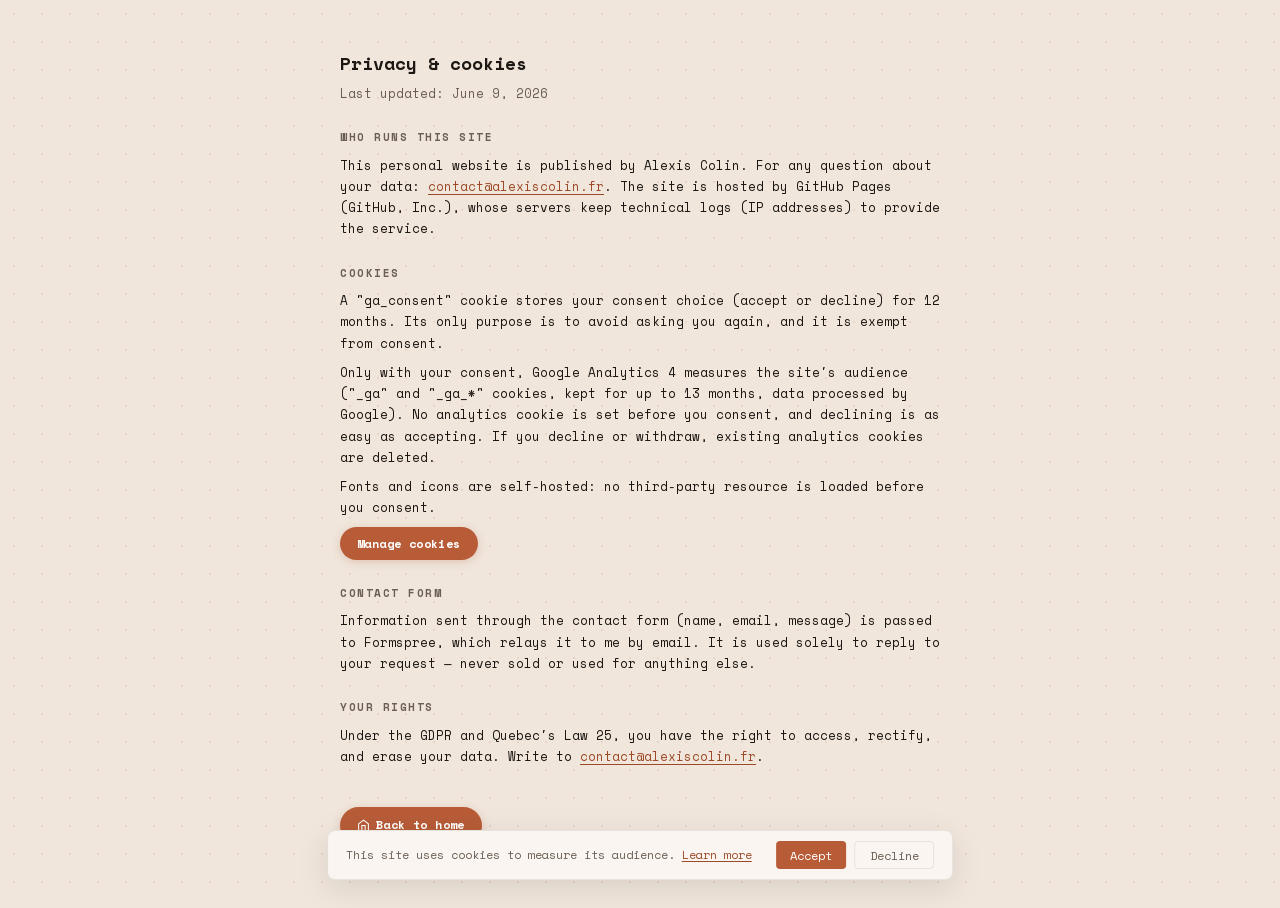
<file: privacy.html>
<!DOCTYPE html>
<html lang="fr">
<head>
  <meta charset="UTF-8" />
  <!-- GDPR cookie consent + GA — shared with index.html via cookie-banner.js -->
  <script src="/cookie-banner.js?v=8" defer></script>
  <meta name="viewport" content="width=device-width, initial-scale=1.0" />
  <title>Confidentialité — Alexis Colin</title>
  <meta name="description" content="Politique de confidentialité et gestion des cookies du site alexiscolin.fr." />
  <link rel="canonical" href="https://alexiscolin.fr/privacy.html" />
  <link rel="icon" href="/assets/favicon.ico" sizes="any" />
  <link rel="icon" type="image/svg+xml" href="/assets/favicon.svg" />
  <link rel="icon" type="image/png" sizes="192x192" href="/assets/web-app-manifest-192x192.png" />
  <link rel="apple-touch-icon" sizes="180x180" href="/assets/apple-touch-icon.png" />
  <link rel="stylesheet" href="/style.css?v=30" />
  <script>
    (function(){
      try {
        var s = localStorage.getItem('theme');
        if (s) document.documentElement.dataset.theme = s;
      } catch(e) {}
    })();
  </script>
</head>
<body>
  <main class="legal-page">
    <h1 id="lp-title">Confidentialité &amp; cookies</h1>
    <p class="legal-updated" id="lp-updated">Dernière mise à jour : 9 juin 2026</p>

    <h2 id="lp-resp-h">Responsable</h2>
    <p id="lp-resp-p">Ce site personnel est édité par Alexis Colin. Pour toute question relative à vos données : <a href="mailto:contact@alexiscolin.fr">contact@alexiscolin.fr</a>. Le site est hébergé par GitHub Pages (GitHub, Inc.), dont les serveurs enregistrent des journaux techniques (adresses IP) pour la fourniture du service.</p>

    <h2 id="lp-cookies-h">Cookies</h2>
    <p id="lp-cookies-p1">Un cookie « ga_consent » mémorise votre choix de consentement (acceptation ou refus) pendant 12 mois. Il sert uniquement à ne pas vous reposer la question et est exempté de consentement.</p>
    <p id="lp-cookies-p2">Avec votre accord uniquement, Google Analytics 4 mesure l'audience du site (cookies « _ga » et « _ga_* », conservés au maximum 13 mois, données traitées par Google). Aucun cookie de mesure n'est déposé avant votre consentement, et refuser est aussi simple qu'accepter. En cas de refus ou de retrait, les cookies de mesure existants sont supprimés.</p>
    <p id="lp-cookies-p3">Les polices et icônes du site sont auto-hébergées : aucune ressource tierce n'est chargée avant votre consentement.</p>
    <p><button type="button" class="btn btn--accent" id="cookieManage">
      <span id="lp-manage">Gérer les cookies</span>
    </button></p>

    <h2 id="lp-form-h">Formulaire de contact</h2>
    <p id="lp-form-p">Les informations envoyées via le formulaire de contact (nom, email, message) sont transmises à Formspree, qui me les relaie par email. Elles servent uniquement à répondre à votre demande et ne sont ni revendues ni utilisées à d'autres fins.</p>

    <h2 id="lp-rights-h">Vos droits</h2>
    <p id="lp-rights-p">Conformément au RGPD et à la Loi 25 (Québec), vous disposez d'un droit d'accès, de rectification et d'effacement de vos données. Écrivez à <a href="mailto:contact@alexiscolin.fr">contact@alexiscolin.fr</a>.</p>

    <a href="/" class="btn btn--accent legal-back">
      <svg viewBox="0 0 24 24" fill="none" stroke="currentColor" stroke-width="2" width="13" height="13"><path d="M3 9l9-7 9 7v11a2 2 0 0 1-2 2H5a2 2 0 0 1-2-2z"/><polyline points="9 22 9 12 15 12 15 22"/></svg>
      <span id="lp-back">Retour à l'accueil</span>
    </a>
  </main>

  <script>
    try {
      if (localStorage.getItem('lang') === 'en') {
        document.documentElement.lang = 'en';
        var en = {
          'lp-title':      'Privacy & cookies',
          'lp-updated':    'Last updated: June 9, 2026',
          'lp-resp-h':     'Who runs this site',
          'lp-resp-p':     'This personal website is published by Alexis Colin. For any question about your data: <a href="mailto:contact@alexiscolin.fr">contact@alexiscolin.fr</a>. The site is hosted by GitHub Pages (GitHub, Inc.), whose servers keep technical logs (IP addresses) to provide the service.',
          'lp-cookies-h':  'Cookies',
          'lp-cookies-p1': 'A "ga_consent" cookie stores your consent choice (accept or decline) for 12 months. Its only purpose is to avoid asking you again, and it is exempt from consent.',
          'lp-cookies-p2': 'Only with your consent, Google Analytics 4 measures the site\'s audience ("_ga" and "_ga_*" cookies, kept for up to 13 months, data processed by Google). No analytics cookie is set before you consent, and declining is as easy as accepting. If you decline or withdraw, existing analytics cookies are deleted.',
          'lp-cookies-p3': 'Fonts and icons are self-hosted: no third-party resource is loaded before you consent.',
          'lp-manage':     'Manage cookies',
          'lp-form-h':     'Contact form',
          'lp-form-p':     'Information sent through the contact form (name, email, message) is passed to Formspree, which relays it to me by email. It is used solely to reply to your request — never sold or used for anything else.',
          'lp-rights-h':   'Your rights',
          'lp-rights-p':   'Under the GDPR and Quebec\'s Law 25, you have the right to access, rectify, and erase your data. Write to <a href="mailto:contact@alexiscolin.fr">contact@alexiscolin.fr</a>.',
          'lp-back':       'Back to home'
        };
        Object.keys(en).forEach(function (id) {
          var el = document.getElementById(id);
          if (el) el.innerHTML = en[id];
        });
      }
    } catch(e) {}
  </script>
</body>
</html>
</file>
<file: style.css>
/* ═══════════════════════════════════════════
   FONTS — Space Mono (self-hosted)
   Latin + latin-ext subsets with the same unicode-range as Google Fonts:
   the browser only downloads the files it actually needs.
═══════════════════════════════════════════ */
@font-face {
  font-family: 'Space Mono';
  font-style: normal;
  font-weight: 400;
  font-display: swap;
  src: url('assets/fonts/space-mono-400-latin.woff2') format('woff2');
  unicode-range: U+0000-00FF, U+0131, U+0152-0153, U+02BB-02BC, U+02C6, U+02DA, U+02DC, U+0304, U+0308, U+0329, U+2000-206F, U+20AC, U+2122, U+2191, U+2193, U+2212, U+2215, U+FEFF, U+FFFD;
}
@font-face {
  font-family: 'Space Mono';
  font-style: normal;
  font-weight: 400;
  font-display: swap;
  src: url('assets/fonts/space-mono-400-latin-ext.woff2') format('woff2');
  unicode-range: U+0100-02BA, U+02BD-02C5, U+02C7-02CC, U+02CE-02D7, U+02DD-02FF, U+0304, U+0308, U+0329, U+1D00-1DBF, U+1E00-1E9F, U+1EF2-1EFF, U+2020, U+20A0-20AB, U+20AD-20C0, U+2113, U+2C60-2C7F, U+A720-A7FF;
}
@font-face {
  font-family: 'Space Mono';
  font-style: normal;
  font-weight: 700;
  font-display: swap;
  src: url('assets/fonts/space-mono-700-latin.woff2') format('woff2');
  unicode-range: U+0000-00FF, U+0131, U+0152-0153, U+02BB-02BC, U+02C6, U+02DA, U+02DC, U+0304, U+0308, U+0329, U+2000-206F, U+20AC, U+2122, U+2191, U+2193, U+2212, U+2215, U+FEFF, U+FFFD;
}
@font-face {
  font-family: 'Space Mono';
  font-style: normal;
  font-weight: 700;
  font-display: swap;
  src: url('assets/fonts/space-mono-700-latin-ext.woff2') format('woff2');
  unicode-range: U+0100-02BA, U+02BD-02C5, U+02C7-02CC, U+02CE-02D7, U+02DD-02FF, U+0304, U+0308, U+0329, U+1D00-1DBF, U+1E00-1E9F, U+1EF2-1EFF, U+2020, U+20A0-20AB, U+20AD-20C0, U+2113, U+2C60-2C7F, U+A720-A7FF;
}
@font-face {
  font-family: 'Space Mono';
  font-style: italic;
  font-weight: 400;
  font-display: swap;
  src: url('assets/fonts/space-mono-400italic-latin.woff2') format('woff2');
  unicode-range: U+0000-00FF, U+0131, U+0152-0153, U+02BB-02BC, U+02C6, U+02DA, U+02DC, U+0304, U+0308, U+0329, U+2000-206F, U+20AC, U+2122, U+2191, U+2193, U+2212, U+2215, U+FEFF, U+FFFD;
}
@font-face {
  font-family: 'Space Mono';
  font-style: italic;
  font-weight: 400;
  font-display: swap;
  src: url('assets/fonts/space-mono-400italic-latin-ext.woff2') format('woff2');
  unicode-range: U+0100-02BA, U+02BD-02C5, U+02C7-02CC, U+02CE-02D7, U+02DD-02FF, U+0304, U+0308, U+0329, U+1D00-1DBF, U+1E00-1E9F, U+1EF2-1EFF, U+2020, U+20A0-20AB, U+20AD-20C0, U+2113, U+2C60-2C7F, U+A720-A7FF;
}

/* ═══════════════════════════════════════════
   SCROLL PROGRESS BAR
═══════════════════════════════════════════ */
.scroll-progress {
  position: fixed;
  top: 0;
  left: 0;
  width: 0%;
  height: 3px;
  background: var(--accent);
  z-index: 300;
  transition: width .1s linear;
  border-radius: 0 2px 2px 0;
}

/* ═══════════════════════════════════════════
   LANG TOGGLE
═══════════════════════════════════════════ */
/* Shared styles between theme-toggle and lang-toggle */
.header-btn {
  display: flex;
  align-items: center;
  background: var(--card);
  border: 1px solid var(--border);
  border-radius: 20px;
  padding: 5px 12px;
  height: 28px;
  cursor: pointer;
  box-shadow: var(--shadow);
  font-size: 11px;
  transition: box-shadow .15s, opacity .25s ease, visibility .25s ease;
}

.header-btn:hover {
  box-shadow: var(--shadow-lg);
}

.theme-toggle {
  justify-content: center;
  color: var(--muted);
  transition: box-shadow .15s, color .15s, opacity .25s ease, visibility .25s ease;
}

.theme-toggle svg {
  width: 13px;
  height: 13px;
}

.theme-toggle:hover {
  color: var(--text);
}

.theme-toggle .icon-sun  { display: block; }
.theme-toggle .icon-moon { display: none; }

[data-theme="dark"] .theme-toggle .icon-sun  { display: none; }
[data-theme="dark"] .theme-toggle .icon-moon { display: block; }

@media (prefers-color-scheme: dark) {
  :root:not([data-theme="light"]) .theme-toggle .icon-sun  { display: none; }
  :root:not([data-theme="light"]) .theme-toggle .icon-moon { display: block; }
}


.lang-toggle {
  gap: 6px;
  font-family: inherit;
  letter-spacing: 1px;
}

.lang-toggle [data-lang] {
  color: var(--muted);
  transition: color .15s;
}

.lang-toggle [data-lang].active {
  color: var(--text);
  font-weight: 700;
}

.lang-sep {
  color: var(--border);
}

/* ═══════════════════════════════════════════
   RESET & BASE
═══════════════════════════════════════════ */
*, *::before, *::after {
  box-sizing: border-box;
  margin: 0;
  padding: 0;
}

:root {
  --bg:        #f0e6dc;
  --bg-alt:    #ede0d4;
  --card:      #faf5f0;
  --card-hover:#fff;
  --border:    rgba(0,0,0,.08);
  --text:      #1c1712;
  --muted:     #6b5f55;   /* ≥ 4.5:1 on bg and card (WCAG AA) */
  --accent:    #b85c38;   /* decorative only (lines, dots, backgrounds) */
  --accent-text: #9d4a28; /* accent-colored text — ≥ 4.5:1 on bg/card */
  --accent-btn:  #b85c38; /* button background with white text — ≥ 4.5:1 */
  --accent-soft: rgba(184,92,56,.12);
  /* Colourise filter applied to monochrome skill icons (light theme) */
  --icon-filter: invert(26%) sepia(9%) saturate(600%) hue-rotate(340deg) brightness(88%) contrast(92%);
  /* Contract badge text colors — lightened in dark mode for contrast */
  --badge-green:  #3d7a52;
  --badge-blue:   #3260a0;
  --badge-ochre:  #8f6428;
  --badge-purple: #5b50a0;
  --tag-bg:    rgba(0,0,0,.06);
  --tag-border: rgba(0,0,0,.1);
  --tag-text:  #4a3f38;
  --radius:    14px;
  --radius-sm: 8px;
  --shadow:    0 2px 12px rgba(0,0,0,.06);
  --shadow-lg: 0 8px 32px rgba(0,0,0,.10);
  --accent-dark: #a34e2e;
  --font:      'Space Mono', 'Courier New', monospace;
  --max-w:     860px;
}

[data-theme="dark"] {
  --bg:        #332c24;
  --bg-alt:    #3a3229;
  --card:      #41382e;
  --card-hover:#493e35;
  --border:    rgba(255,255,255,.08);
  --text:      #f0e6dc;
  --muted:     #b3a89e;   /* ≥ 4.5:1 on bg and card (WCAG AA) */
  --accent:    #c96840;
  --accent-text: #e29565; /* accent-colored text — ≥ 4.5:1 on bg/card */
  --accent-btn:  #a34e2e; /* button background with white text — ≥ 4.5:1 */
  --accent-dark: #8f4426;
  --accent-soft: rgba(201,104,64,.15);
  --icon-filter: invert(85%) sepia(10%) saturate(300%) hue-rotate(340deg) brightness(100%) contrast(90%);
  --badge-green:  #82c79a;
  --badge-blue:   #8fb6e8;
  --badge-ochre:  #d4a35e;
  --badge-purple: #ada3e0;
  --tag-bg:    rgba(255,255,255,.06);
  --tag-border: rgba(255,255,255,.1);
  --tag-text:  #c5b8ae;
  --shadow:    0 2px 12px rgba(0,0,0,.30);
  --shadow-lg: 0 8px 32px rgba(0,0,0,.50);
}

/* Note: values identical to [data-theme="dark"] — keep in sync
   (cannot be deduplicated without a preprocessor: @media cannot be
   merged with a selector in a single vanilla CSS block) */
@media (prefers-color-scheme: dark) {
  :root:not([data-theme="light"]) {
    --bg:        #332c24;
    --bg-alt:    #3a3229;
    --card:      #41382e;
    --card-hover:#493e35;
    --border:    rgba(255,255,255,.08);
    --text:      #f0e6dc;
    --muted:     #b3a89e;   /* ≥ 4.5:1 on bg and card (WCAG AA) */
    --accent:    #c96840;
    --accent-text: #e29565; /* accent-colored text — ≥ 4.5:1 on bg/card */
    --accent-btn:  #a34e2e; /* button background with white text — ≥ 4.5:1 */
    --accent-dark: #8f4426;
    --accent-soft: rgba(201,104,64,.15);
    --icon-filter: invert(85%) sepia(10%) saturate(300%) hue-rotate(340deg) brightness(100%) contrast(90%);
    --badge-green:  #82c79a;
    --badge-blue:   #8fb6e8;
    --badge-ochre:  #d4a35e;
    --badge-purple: #ada3e0;
    --tag-bg:    rgba(255,255,255,.06);
    --tag-border: rgba(255,255,255,.1);
    --tag-text:  #c5b8ae;
    --shadow:    0 2px 12px rgba(0,0,0,.30);
    --shadow-lg: 0 8px 32px rgba(0,0,0,.50);
  }
}

html {
  scroll-behavior: smooth;
}

@media (prefers-reduced-motion: reduce) {
  html { scroll-behavior: auto; }
}

/* Skip link — visible only on keyboard focus (WCAG 2.4.1 bypass blocks) */
.skip-link {
  position: fixed;
  top: 8px;
  left: 8px;
  z-index: 10001; /* above terminal overlay (10000) and cookie banner (9999) */
  padding: 8px 14px;
  background: var(--accent-btn);
  color: #fff;
  border-radius: var(--radius-sm);
  font-size: 12px;
  font-weight: 700;
  text-decoration: none;
  transform: translateY(-150%);
  transition: transform .2s ease;
}
.skip-link:focus {
  transform: translateY(0);
  outline: 2px solid #fff;
  outline-offset: 2px;
}

/* Skip-link target: focus lands on <main> but we don't ring the whole region */
main[tabindex="-1"]:focus { outline: none; }

body {
  font-family: var(--font);
  background: var(--bg);
  background-image: radial-gradient(circle, var(--accent-soft) 1px, transparent 1px);
  background-size: 28px 28px;
  color: var(--text);
  font-size: 14px;
  line-height: 1.7;
  min-height: 100vh;
}

a {
  color: inherit;
  text-decoration: none;
}

ul {
  list-style: none;
}

/* ═══════════════════════════════════════════
   LAYOUT
═══════════════════════════════════════════ */
header, main, footer {
  max-width: var(--max-w);
  margin: 0 auto;
  padding: 0 20px;
}

/* ═══════════════════════════════════════════
   HERO
═══════════════════════════════════════════ */

/* Hero entrance animation */
[data-anim] {
  opacity: 0;
  transform: translateY(16px);
  animation: heroFadeUp 0.45s ease-out forwards;
  animation-delay: calc(var(--i, 0) * 90ms + 60ms);
}

@keyframes heroFadeUp {
  to {
    opacity: 1;
    transform: translateY(0);
  }
}

@media (prefers-reduced-motion: reduce) {
  [data-anim] {
    animation: none;
    opacity: 1;
    transform: none;
  }
}

header {
  padding-top: 56px;
  padding-bottom: 8px;
  text-align: center;
}

.hero-inner {
  display: flex;
  flex-direction: column;
  align-items: center;
  gap: 10px;
}

.avatar-wrap {
  position: relative;
  display: inline-block;
}

.avatar {
  width: 128px;
  height: 128px;
  border-radius: 50%;
  object-fit: cover;
  border: 3px solid var(--card);
  box-shadow: var(--shadow-lg);
  display: block;
}

.avatar-fallback {
  display: none;
  width: 128px;
  height: 128px;
  border-radius: 50%;
  background: var(--accent);
  color: #fff;
  font-size: 28px;
  font-weight: 700;
  align-items: center;
  justify-content: center;
  box-shadow: var(--shadow-lg);
}

/* Status dot — <button> for keyboard/screen-reader access */
.avatar-status {
  position: absolute;
  bottom: 2px;
  right: 2px;
  width: 26px;
  height: 26px;
  padding: 0;
  font: inherit;
  appearance: none;
  -webkit-appearance: none;
  border-radius: 50%;
  border: 3px solid var(--bg);
  cursor: default;
  z-index: 2;
}

.avatar-status:focus-visible {
  outline: 2px solid var(--accent);
  outline-offset: 2px;
}

/* Colors per status */
.avatar-status[data-status="available"]   { background: #3db85a; }
.avatar-status[data-status="open"]        { background: #f0a030; }
.avatar-status[data-status="unavailable"] { background: #a0a0a0; }

/* Icon: available → checkmark */
.avatar-status[data-status="available"]::after {
  content: '';
  position: absolute;
  top: 43%;
  left: 50%;
  transform: translate(-50%, -50%) rotate(45deg);
  width: 5px;
  height: 9px;
  border-right: 2.5px solid #fff;
  border-bottom: 2.5px solid #fff;
}

/* Icon: open → hollow circle */
.avatar-status[data-status="open"]::after {
  content: '';
  position: absolute;
  top: 50%;
  left: 50%;
  transform: translate(-50%, -50%);
  width: 9px;
  height: 9px;
  border-radius: 50%;
  border: 2.5px solid #fff;
}

/* Icon: unavailable → dash */
.avatar-status[data-status="unavailable"]::after {
  content: '';
  position: absolute;
  top: 50%;
  left: 50%;
  transform: translate(-50%, -50%);
  width: 11px;
  border-bottom: 2.5px solid #fff;
}

.avatar-status__tooltip {
  position: absolute;
  bottom: calc(100% + 6px);
  left: 50%;
  transform: translateX(-50%) translateY(5px);
  white-space: nowrap;
  background: var(--card);
  border: 1px solid var(--border);
  border-radius: 8px;
  padding: 6px 10px 6px 8px;
  font-size: 11.5px;
  font-weight: 500;
  color: var(--text);
  box-shadow: var(--shadow-lg);
  display: flex;
  align-items: center;
  gap: 7px;
  opacity: 0;
  pointer-events: none;
  transition: opacity 0.15s ease, transform 0.15s ease;
}

.avatar-status:hover .avatar-status__tooltip,
.avatar-status:focus-visible .avatar-status__tooltip,
.avatar-status__tooltip.is-open {
  opacity: 1;
  transform: translateX(-50%) translateY(0);
  pointer-events: auto;
}

@media (hover: none) {
  .avatar-status { cursor: pointer; }
}

/* Show only the label matching current status */
.avatar-status__label { display: none; }
.avatar-status[data-status="available"]   .avatar-status__label[data-for="available"]   { display: inline; }
.avatar-status[data-status="open"]        .avatar-status__label[data-for="open"]        { display: inline; }
.avatar-status[data-status="unavailable"] .avatar-status__label[data-for="unavailable"] { display: inline; }

.avatar-status__dot {
  width: 7px;
  height: 7px;
  border-radius: 50%;
  flex-shrink: 0;
}
.avatar-status[data-status="available"]   .avatar-status__dot { background: #3db85a; }
.avatar-status[data-status="open"]        .avatar-status__dot { background: #f0a030; }
.avatar-status[data-status="unavailable"] .avatar-status__dot { background: #a0a0a0; }

header h1 {
  font-size: clamp(20px, 4.5vw, 26px);
  font-weight: 700;
  letter-spacing: -.5px;
  margin-top: 4px;
}

.hero-subtitle {
  display: flex;
  flex-direction: column;
  align-items: center;
  gap: 4px;
}

.hero-role {
  color: var(--accent-text);
  font-size: clamp(12px, 2.5vw, 14px);
  font-weight: 500;
  letter-spacing: 0.01em;
}

.hero-loc {
  display: flex;
  align-items: center;
  gap: 4px;
  color: var(--muted);
  font-size: 12px;
}


/* Social icons */
.socials {
  display: flex;
  gap: 6px;
  margin-top: 8px;
  flex-wrap: wrap;
  justify-content: center;
}

.socials a {
  display: flex;
  align-items: center;
  justify-content: center;
  width: 40px;
  height: 40px;
  border-radius: 50%;
  background: var(--card);
  border: 1px solid var(--border);
  transition: background .15s, transform .15s, box-shadow .15s;
  box-shadow: var(--shadow);
}

.socials a svg {
  width: 18px;
  height: 18px;
}

.socials a:hover {
  background: var(--card-hover);
  transform: translateY(-2px);
  box-shadow: var(--shadow-lg);
}

/* ═══════════════════════════════════════════
   HERO ACTIONS
═══════════════════════════════════════════ */
.hero-actions {
  display: flex;
  gap: 10px;
  margin-top: 4px;
  flex-wrap: wrap;
  justify-content: center;
}

.btn {
  display: inline-flex;
  align-items: center;
  gap: 6px;
  padding: 7px 16px;
  border-radius: 20px;
  font-family: inherit;
  font-size: 12px;
  font-weight: 700;
  letter-spacing: .4px;
  text-decoration: none;
  transition: background .15s, color .15s, box-shadow .15s, transform .15s;
  white-space: nowrap;
}

.btn-split {
  display: inline-flex;
  align-items: stretch;
  border: 1px solid var(--border);
  border-radius: 20px;
  overflow: hidden;
  box-shadow: var(--shadow);
  transition: box-shadow .15s;
}

.btn-split:has(:hover) {
  box-shadow: var(--shadow-lg);
}

.btn-split__part {
  display: inline-flex;
  align-items: center;
  gap: 6px;
  padding: 7px 14px;
  font-size: 12px;
  font-weight: 700;
  letter-spacing: .4px;
  color: var(--muted);
  white-space: nowrap;
  transition: background .15s, color .15s, transform .15s;
}

.btn-split__part:hover {
  background: var(--card);
  color: var(--text);
  transform: translateY(-1px);
}

.btn-split__div {
  width: 1px;
  background: var(--border);
  flex-shrink: 0;
}


.btn--accent {
  background: var(--accent-btn);
  border: 1px solid transparent;
  color: #fff;
  box-shadow: 0 2px 8px rgba(184,92,56,.25);
}

.btn--accent:hover {
  background: var(--accent-dark);
  transform: translateY(-1px);
  box-shadow: 0 4px 14px rgba(184,92,56,.35);
}

/* ═══════════════════════════════════════════
   SECTIONS
═══════════════════════════════════════════ */
.section {
  scroll-margin-top: 52px;
  margin-top: 52px;
  background: var(--card);
  border: 1px solid var(--border);
  border-radius: var(--radius);
  padding: 28px 28px 24px;
  box-shadow: var(--shadow);
}

.section-title {
  font-size: clamp(9.5px, 2.2vw, 11px);
  text-transform: uppercase;
  letter-spacing: 2px;
  color: var(--muted);
  margin-bottom: 20px;
}

/* ═══════════════════════════════════════════
   ABOUT
═══════════════════════════════════════════ */
.about-stats {
  display: flex;
  gap: 0;
  margin-bottom: 20px;
  border: 1px solid var(--border);
  border-radius: var(--radius);
  overflow: hidden;
  background: var(--bg-alt);
}

.about-stat {
  flex: 1;
  display: flex;
  flex-direction: column;
  align-items: center;
  gap: 3px;
  padding: 14px 8px;
  border-right: 1px solid var(--border);
  position: relative;
  overflow: hidden;
}

/* ── Diagonal pattern — only its opacity is toggled on hover. The scroll
   animation runs continuously (it's invisible at opacity 0), so the pattern
   keeps moving while it fades out on mouse-leave instead of freezing mid-fade. */
.about-stat::before {
  content: '';
  position: absolute;
  inset: -40%;
  background-repeat: repeat;
  background-size: 90px 90px;
  background-position: 0 0, 45px 45px;
  transform: rotate(-20deg);
  opacity: 0;
  transition: opacity .5s ease;
  animation: stat-scroll 4s linear infinite;
  pointer-events: none;
}

.about-stat:hover::before {
  opacity: 1;
}

@media (prefers-reduced-motion: reduce) {
  .about-stat::before {
    animation: none;
  }
}

@keyframes stat-scroll {
  from { background-position: 0 0,       45px 45px; }
  to   { background-position: 90px 90px, 135px 135px; }
}

/* hourglass — experience */
.about-stat[data-stat="exp"]::before {
  background-image:
    url("data:image/svg+xml,\
%3Csvg xmlns='http://www.w3.org/2000/svg' viewBox='0 0 90 90' fill='none'\
 stroke='%23c96840' stroke-opacity='0.22' stroke-width='1.4'\
 stroke-linecap='round' stroke-linejoin='round'%3E\
%3Cg transform='translate(19,19)'%3E\
%3Cpath d='M15,15 L37,15 C37,21 29,25 26,26 C23,27 15,31 15,37 L37,37 C37,31 29,27 26,26 C23,25 15,21 15,15 Z'/%3E\
%3Cline x1='13' y1='15' x2='39' y2='15'/%3E\
%3Cline x1='13' y1='37' x2='39' y2='37'/%3E\
%3C/g%3E%3C/svg%3E"),
    url("data:image/svg+xml,\
%3Csvg xmlns='http://www.w3.org/2000/svg' viewBox='0 0 90 90' fill='none'\
 stroke='%23c96840' stroke-opacity='0.22' stroke-width='1.4'\
 stroke-linecap='round' stroke-linejoin='round'%3E\
%3Cg transform='translate(19,19)'%3E\
%3Cpath d='M15,15 L37,15 C37,21 29,25 26,26 C23,27 15,31 15,37 L37,37 C37,31 29,27 26,26 C23,25 15,21 15,15 Z'/%3E\
%3Cline x1='13' y1='15' x2='39' y2='15'/%3E\
%3Cline x1='13' y1='37' x2='39' y2='37'/%3E\
%3C/g%3E%3C/svg%3E");
}

/* briefcase — industry sectors */
.about-stat[data-stat="sectors"]::before {
  background-image:
    url("data:image/svg+xml,\
%3Csvg xmlns='http://www.w3.org/2000/svg' viewBox='0 0 90 90' fill='none'\
 stroke='%23c96840' stroke-opacity='0.22' stroke-width='1.4'\
 stroke-linecap='round' stroke-linejoin='round'%3E\
%3Cg transform='translate(19,19)'%3E\
%3Crect x='13' y='22' width='26' height='18' rx='2'/%3E\
%3Cpath d='M20,22 L20,18 Q20,15 23,15 L29,15 Q32,15 32,18 L32,22'/%3E\
%3Cline x1='13' y1='30' x2='39' y2='30'/%3E\
%3Crect x='24' y='28' width='5' height='4' rx='1'/%3E\
%3C/g%3E%3C/svg%3E"),
    url("data:image/svg+xml,\
%3Csvg xmlns='http://www.w3.org/2000/svg' viewBox='0 0 90 90' fill='none'\
 stroke='%23c96840' stroke-opacity='0.22' stroke-width='1.4'\
 stroke-linecap='round' stroke-linejoin='round'%3E\
%3Cg transform='translate(19,19)'%3E\
%3Crect x='13' y='22' width='26' height='18' rx='2'/%3E\
%3Cpath d='M20,22 L20,18 Q20,15 23,15 L29,15 Q32,15 32,18 L32,22'/%3E\
%3Cline x1='13' y1='30' x2='39' y2='30'/%3E\
%3Crect x='24' y='28' width='5' height='4' rx='1'/%3E\
%3C/g%3E%3C/svg%3E");
}

/* pipe — pipelines */
.about-stat[data-stat="pipelines"]::before {
  background-image:
    url("data:image/svg+xml,\
%3Csvg xmlns='http://www.w3.org/2000/svg' viewBox='0 0 90 90' fill='none'\
 stroke='%23c96840' stroke-opacity='0.22' stroke-width='1.4'\
 stroke-linecap='round' stroke-linejoin='round'%3E\
%3Cg transform='translate(19,19)'%3E\
%3Cline x1='13' y1='21' x2='39' y2='21'/%3E\
%3Cline x1='13' y1='31' x2='39' y2='31'/%3E\
%3Crect x='7' y='16' width='6' height='20'/%3E\
%3Crect x='39' y='16' width='6' height='20'/%3E\
%3C/g%3E%3C/svg%3E"),
    url("data:image/svg+xml,\
%3Csvg xmlns='http://www.w3.org/2000/svg' viewBox='0 0 90 90' fill='none'\
 stroke='%23c96840' stroke-opacity='0.22' stroke-width='1.4'\
 stroke-linecap='round' stroke-linejoin='round'%3E\
%3Cg transform='translate(19,19)'%3E\
%3Cline x1='13' y1='21' x2='39' y2='21'/%3E\
%3Cline x1='13' y1='31' x2='39' y2='31'/%3E\
%3Crect x='7' y='16' width='6' height='20'/%3E\
%3Crect x='39' y='16' width='6' height='20'/%3E\
%3C/g%3E%3C/svg%3E");
}

.about-stat:last-child {
  border-right: none;
}

.about-stat__num {
  font-size: 24px;
  font-weight: 700;
  color: var(--accent);
  line-height: 1;
  position: relative;
  transition: transform .3s ease;
}

.about-stat:hover .about-stat__num {
  transform: scale(1.08);
}

.about-stat__label {
  font-size: 10px;
  color: var(--muted);
  text-align: center;
  letter-spacing: 0.3px;
  margin-top: 1px;
  position: relative;
}

.about-body {
  position: relative;
  max-height: 90px;
  overflow: hidden;
  transition: max-height .4s ease;
}
.about-body.expanded {
  max-height: 2000px;
}
.about-fade {
  position: absolute;
  bottom: 0;
  left: 0;
  right: 0;
  height: 60px;
  background: linear-gradient(to bottom, transparent, var(--card));
  pointer-events: none;
  transition: opacity .3s;
}
.about-body.expanded .about-fade {
  opacity: 0;
}
.about-toggle {
  display: inline-flex;
  align-items: center;
  gap: 4px;
  margin-top: 6px;
  background: none;
  border: none;
  padding: 0;
  font-family: inherit;
  font-size: 11px;
  font-weight: 600;
  color: var(--accent-text);
  opacity: 0.8;
  cursor: pointer;
  letter-spacing: 0.2px;
  transition: opacity .15s;
}
.about-toggle:hover {
  opacity: 1;
}
.about-toggle__chevron {
  transition: transform .3s ease;
  flex-shrink: 0;
}
.about-toggle.expanded .about-toggle__chevron {
  transform: rotate(180deg);
}
.about-text {
  font-size: 12px;
  color: var(--text);
  line-height: 1.8;
  margin-bottom: 16px;
  /* left-aligned: justified monospace creates large rivers between words */
  text-align: left;
}

/* ═══════════════════════════════════════════
   TIMELINE
═══════════════════════════════════════════ */
.timeline {
  display: flex;
  flex-direction: column;
}

.timeline-item {
  display: grid;
  grid-template-columns: 72px 28px 1fr;
  gap: 0 8px;
  padding-bottom: 28px;
}

.timeline-item:last-child {
  padding-bottom: 0;
}

/* ── Date column ── */
.timeline-period {
  display: flex;
  flex-direction: column;
  align-items: flex-end;
  padding-top: 2px;
  gap: 1px;
}

.tl-start {
  font-size: 10.5px;
  font-weight: 700;
  color: var(--text);
  text-align: right;
  line-height: 1.3;
}

.tl-end {
  font-size: 10px;
  color: var(--muted);
  text-align: right;
  line-height: 1.3;
}


/* ── Track column (dot + line) ── */
.timeline-track {
  display: flex;
  flex-direction: column;
  align-items: center;
}

.timeline-marker {
  width: 11px;
  height: 11px;
  border-radius: 50%;
  background: var(--accent);
  border: 2px solid var(--bg);
  box-shadow: 0 0 0 1.5px var(--accent);
  flex-shrink: 0;
  margin-top: 3px;
  z-index: 1;
}

/* ── "Current position" marker (Google Maps style) ── */
.timeline-marker--current {
  position: relative;
}

.timeline-marker--current::before,
.timeline-marker--current::after {
  content: '';
  position: absolute;
  inset: -4px;
  border-radius: 50%;
  background: var(--accent);
  opacity: 0;
  animation: locPulse 2.4s ease-out infinite;
}

.timeline-marker--current::after {
  animation-delay: 1.2s;
}

@keyframes locPulse {
  0%   { transform: scale(1);   opacity: 0.45; }
  100% { transform: scale(2.2); opacity: 0; }
}

@media (prefers-reduced-motion: reduce) {
  .timeline-marker--current::before,
  .timeline-marker--current::after { animation: none; }
}

/* ── Continuous line for Experience & Education ── */
#experience .timeline,
#education .timeline {
  position: relative;
}

#experience .timeline::before,
#education .timeline::before {
  content: '';
  position: absolute;
  top: 0;
  bottom: 0;
  width: 1.5px;
  background: linear-gradient(
    to bottom,
    transparent 0%,
    var(--accent) 6%,
    var(--accent) 94%,
    transparent 100%
  );
  pointer-events: none;
}

/* left = col-date + gap + half-dot-width (13.25px = 14px - 0.75px to center the 1.5px line) */
#experience .timeline::before { left: calc(72px + 8px + 13.25px); }
#education .timeline::before  { left: calc(44px + 8px + 13.25px); }

/* Remove individual ::after elements (replaced by the continuous line) */
#experience .timeline-item .timeline-track::after,
#experience .timeline-group__header .timeline-track::after,
#education .timeline-item .timeline-track::after {
  display: none;
}

#education .timeline-item {
  grid-template-columns: 44px 28px 1fr;
}

#education .timeline-content > p:not(.timeline-meta) {
  font-size: 11px;
  color: var(--muted);
}

/* ── Timeline group ── */
.timeline-group {
  display: contents;
}

/* Tighten the space between the group header and sub-items */
.timeline-group__header {
  padding-top: 14px;
  padding-bottom: 5px;
}

/* Align the dot to the optical center of the company name (15.5 px/800) */
.timeline-group__header .timeline-marker {
  margin-top: 5px;
}


.timeline-group__duration {
  font-size: 11px;
  color: var(--muted);
}

.timeline-group__header .timeline-header { gap: 12px; }

/* Global track center = 93 px in .timeline */
.timeline-group__items {
  position: relative;
  margin-left: 108px;
  padding-left: 10px;
  margin-bottom: 64px;   /* spacing between groups */
  display: flex;
  flex-direction: column;
}

/* No bottom margin on the last group */
.timeline-group__items:last-child {
  margin-bottom: 0;
}

.timeline-subitem {
  position: relative;
  padding-bottom: 18px;
}

.timeline-subitem:last-child {
  padding-bottom: 4px;
}

/* More space between the branch line and text for multi-role groups */
.timeline-group--multi .timeline-group__items {
  padding-left: 34px;
}

/* ─── Git-style branch : multi-position groups only ─────────────────────── */

/* "]"-shaped branch line: forks at the 1st title, merges at the last */
.timeline-group--multi .timeline-group__items::before {
  content: '';
  position: absolute;
  left: -14px;
  top: 0;               /* fork at the exact level of the first job title */
  bottom: 2px;
  width: 31px;
  border-right:  1px solid color-mix(in srgb, var(--accent) 35%, transparent);
  border-top:    1px solid color-mix(in srgb, var(--accent) 35%, transparent);
  border-bottom: 1px solid color-mix(in srgb, var(--accent) 35%, transparent);
  border-top-right-radius:    8px;
  border-bottom-right-radius: 8px;
}

/* Small circle centered on the branch line */
.timeline-group--multi .timeline-subitem::after {
  content: '';
  position: absolute;
  left: -21.75px; /* visual center of border-right = 16.25px from groupItems, minus half-diameter (4px) */
  top: 4px;
  width: 8px;
  height: 8px;
  border-radius: 50%;
  background: color-mix(in srgb, var(--accent) 20%, var(--bg-alt));
  border: 1px solid color-mix(in srgb, var(--accent) 35%, transparent);
  box-sizing: border-box;
}

/* First dot: shift down slightly to avoid the corner */
.timeline-group--multi .timeline-subitem:first-child::after {
  top: 10px;
}

/* ── Content column ── */
.timeline-content {
  min-width: 0;
}

.timeline-header {
  display: flex;
  align-items: center;
  gap: 8px;
  flex-wrap: wrap;
  margin-bottom: 0;
}

.timeline-header .contract-badge {
  margin-left: 6px;
}

.timeline-header h3 {
  font-size: clamp(11px, 2.5vw, 13px);
  font-weight: 600;
}

.timeline-role {
  display: flex;
  align-items: center;
  flex-wrap: wrap;
  gap: 8px;
}

.company {
  font-size: 11.5px;
  color: var(--accent-text);
}

/* Modifier: company name inside a group (must come after .company) */
.company--group {
  font-size: clamp(11px, 2.5vw, 13px);
  font-weight: 800;
  letter-spacing: 0.6px;
  text-transform: uppercase;
}

/* Company names that link to the company website */
a.company:hover {
  text-decoration: underline;
  text-underline-offset: 3px;
}

.client-link {
  display: block;
  font-size: 11px;
  font-weight: 400;
  font-style: italic;
  color: var(--muted);
  text-decoration: none;
  margin-bottom: 4px;
}
.client-link:hover { color: var(--accent-text); text-decoration: underline; }

.date-short { display: none; }

.contract-badge {
  display: inline-flex;
  align-items: center;
  font-size: 10px;
  font-weight: 500;
  font-style: normal;
  padding: 1px 6px;
  border-radius: 3px;
  border-left: 2px solid currentColor;
  white-space: nowrap;
  letter-spacing: 0.02em;
  vertical-align: middle;
}

.contract-badge--permanent {
  background: rgba(74, 124, 89, .08);
  color: var(--badge-green);
}

.contract-badge--alternance {
  background: rgba(61, 107, 163, .08);
  color: var(--badge-blue);
}

.contract-badge--stage {
  background: rgba(143, 100, 40, .08);
  color: var(--badge-ochre);
}

.contract-badge--perso {
  background: var(--accent-soft);
  color: var(--accent-text);
}

.contract-badge--academic {
  background: rgba(91, 80, 160, .10);
  color: var(--badge-purple);
}

.contract-badge--pro {
  background: rgba(74, 124, 89, .08);
  color: var(--badge-green);
}

/* ── Pinned card: add data-pinned on .project-card to activate ── */
.project-card[data-pinned] {
  border: 1px solid color-mix(in srgb, var(--accent) 40%, transparent);
  box-shadow: inset 3px 0 0 var(--accent);
}

.project-card[data-pinned] .project-header::after {
  content: '★';
  margin-left: auto;
  color: var(--accent);
  opacity: 0.55;
  font-size: 22px;
  line-height: 1;
}


.timeline-meta {
  font-size: 10.5px;
  color: var(--muted);
  margin-bottom: 6px;
}

.timeline-desc {
  font-size: 12px;
  color: var(--text);
  line-height: 1.65;
  margin-bottom: 8px;
  text-align: justify;
}

/* Shared text-toggle buttons: experience tasks, project "read more",
   and "show more projects". Common look here; per-button deltas below. */
.tasks-toggle,
.projects-more__btn,
.project-readmore {
  display: inline-flex;
  align-items: center;
  gap: 4px;
  padding: 0;
  background: none;
  border: none;
  font-family: inherit;
  font-size: 11px;
  font-weight: 600;
  letter-spacing: 0.2px;
  color: var(--accent-text);
  opacity: 0.8;
  cursor: pointer;
  transition: opacity .15s;
}
.tasks-toggle:hover,
.projects-more__btn:hover,
.project-readmore:hover { opacity: 1; }

.tasks-toggle__chevron,
.projects-more__chevron,
.project-readmore__chevron {
  flex-shrink: 0;
  transition: transform .3s ease;
}
.tasks-toggle.expanded .tasks-toggle__chevron,
.projects-more__btn.expanded .projects-more__chevron,
.project-readmore.expanded .project-readmore__chevron { transform: rotate(180deg); }

.tasks-toggle { margin-bottom: 6px; }

.timeline-content ul {
  display: flex;
  flex-direction: column;
  gap: 3px;
  max-height: 0;
  overflow: hidden;
  padding: 0;
  margin-bottom: 0;
  transition: max-height .35s ease, margin-bottom .35s ease;
}
.timeline-content ul.expanded {
  max-height: 300px;
  padding: 2px 0;
  margin-bottom: 8px;
}

.timeline-content ul li {
  font-size: 12px;
  color: var(--muted);
  padding-left: 12px;
  position: relative;
  line-height: 1.6;
}

.timeline-content ul li::before {
  content: '–';
  position: absolute;
  left: 0;
  color: color-mix(in srgb, var(--text) 45%, transparent);
  font-size: 11px;
}

/* ═══════════════════════════════════════════
   TAGS
═══════════════════════════════════════════ */
.tags {
  display: flex;
  flex-wrap: wrap;
  gap: 6px;
  margin-top: 6px;
  margin-bottom: 8px;
}
.project-card .tags { margin-top: 16px; margin-bottom: 0; }

.tag {
  display: inline-block;
  font-size: 10px;
  font-weight: 400;
  padding: 2px 8px;
  border-radius: 3px;
  background: var(--tag-bg);
  color: var(--tag-text);
  border: 1px solid var(--tag-border);
  letter-spacing: 0.03em;
}

/* ═══════════════════════════════════════════
   PROJECTS
═══════════════════════════════════════════ */
.projects-grid {
  display: flex;
  flex-direction: column;
  gap: 14px;
}

/* Projects beyond the 3 most recent live in a collapsible wrapper.
   Smoothly expands/collapses by animating its height (grid-template-rows
   0fr→1fr) together with opacity — no layout jump. */
.projects-extra {
  display: grid;
  grid-template-rows: 0fr;
  opacity: 0;
  /* visibility:hidden keeps the collapsed cards out of the tab order / a11y tree;
     its change is delayed until the height+fade finish so focus stays reachable
     during the collapse animation (WCAG 2.4.3). */
  visibility: hidden;
  transition: grid-template-rows .45s ease, opacity .4s ease, visibility 0s .45s;
}

.projects-extra__inner {
  overflow: hidden;
  min-height: 0;
}

.projects-extra__list {
  display: flex;
  flex-direction: column;
  gap: 14px;
  padding-top: 14px;
}

#projects.show-all .projects-extra {
  grid-template-rows: 1fr;
  opacity: 1;
  visibility: visible;
  transition: grid-template-rows .45s ease, opacity .4s ease, visibility 0s;
}

@media (prefers-reduced-motion: reduce) {
  .projects-extra,
  .projects-more__chevron { transition: none; }
}

.projects-more {
  display: flex;
  justify-content: center;
  margin-top: 22px;
}

.projects-more__btn { gap: 5px; opacity: 0.7; }

.project-card {
  background: var(--bg-alt);
  border: 1px solid var(--border);
  border-radius: var(--radius-sm);
  padding: 16px 18px;
  transition: background .15s, box-shadow .15s;
  position: relative;
  overflow: hidden;
  scroll-margin-top: 60px; /* clear the sticky nav when deep-linked (#project-…) */
}

/* Deep-linked card: subtle accent ring so the visitor spots it */
.project-card:target {
  border-color: color-mix(in srgb, var(--accent) 60%, transparent);
}



.project-overlay {
  position: absolute;
  top: 0;
  right: 0;
  bottom: 0;
  width: 50%;
  display: flex;
  flex-direction: row;
  align-items: center;
  justify-content: center;
  color: var(--text);
  text-decoration: none;
  opacity: 0;
  transition: opacity .25s;
  z-index: 2;
  backdrop-filter: blur(5px);
  -webkit-backdrop-filter: blur(5px);
  -webkit-mask-image: linear-gradient(to right, transparent 0%, black 45%);
  mask-image: linear-gradient(to right, transparent 0%, black 45%);
  background: linear-gradient(to right, rgba(250,245,240,0) 0%, rgba(250,245,240,0.55) 45%);
}

.overlay-github {
  position: absolute;
  right: 52px;
}

.overlay-arrow {
  position: absolute;
  right: 18px;
  opacity: 0.85;
}

.project-overlay:hover {
  opacity: 1;
}

/* Private project: overlay is shown on hover but not clickable.
   Muted GitHub mark + lock icon signal that the code isn't available. */
.project-overlay--private {
  cursor: not-allowed;
}

.project-overlay--private:hover {
  opacity: 0.9;
}

.project-overlay--private .overlay-github {
  opacity: 0.5;
}

.project-overlay--private .overlay-lock {
  right: 16px;
  opacity: 0.9;
}

/* Overlay link: also visible on keyboard focus (WCAG 2.4.7) */
.project-overlay:focus-visible {
  opacity: 1;
  outline: 2px solid var(--accent);
  outline-offset: -2px;
  border-radius: var(--radius-sm);
}

[data-theme="dark"] .project-overlay {
  background: linear-gradient(to right, rgba(53,44,34,0) 0%, rgba(53,44,34,0.55) 45%);
}

@media (prefers-color-scheme: dark) {
  :root:not([data-theme="light"]) .project-overlay {
    background: linear-gradient(to right, rgba(53,44,34,0) 0%, rgba(53,44,34,0.55) 45%);
  }
}

.project-header {
  margin-bottom: 4px;
  display: flex;
  align-items: flex-start;
  gap: 8px;
  flex-wrap: wrap;
}

.project-header h3 {
  font-size: 13px;
  font-weight: 700;
}

.project-title-sep { display: none; }
.project-title-sub {
  display: block;
  font-size: 0.82em;
  font-weight: 500;
  opacity: 0.6;
  margin-top: 2px;
}

.project-header h3 .contract-badge {
  margin-left: 10px;
  vertical-align: middle;
}

.project-header h3 > span:first-child {
  vertical-align: middle;
}

.project-meta {
  font-size: 11px;
  color: var(--muted);
  margin-bottom: 6px;
}

.project-card > p:not(.project-meta) {
  font-size: 12.5px;
  line-height: 1.6;
}

.project-desc {
  margin-top: 6px;
}

.project-desc-body {
  position: relative;
  max-height: 58px;
  overflow: hidden;
  transition: max-height .4s ease;
}

.project-desc-body.expanded {
  max-height: 600px;
}

.project-desc-body p {
  font-size: 12.5px;
  line-height: 1.6;
  margin-bottom: 8px;
  text-align: justify;
}

.project-desc-body p:last-of-type {
  margin-bottom: 0;
}

.project-desc-fade {
  position: absolute;
  bottom: 0;
  left: 0;
  right: 0;
  height: 32px;
  background: linear-gradient(to bottom, transparent, var(--bg-alt));
  pointer-events: none;
  transition: opacity .3s;
}

.project-desc-body.expanded .project-desc-fade {
  opacity: 0;
}

.project-desc-actions {
  display: flex;
  align-items: center;
  justify-content: space-between;
  margin-top: 4px;
}


/* ═══════════════════════════════════════════
   MISC
═══════════════════════════════════════════ */
.misc-grid {
  display: grid;
  grid-template-columns: 1fr 1fr;
  gap: 14px;
}

.misc-card {
  display: flex;
  gap: 12px;
  align-items: flex-start;
  background: var(--bg-alt);
  border: 1px solid var(--border);
  border-radius: var(--radius-sm);
  padding: 14px;
}

.misc-emoji {
  font-size: 22px;
  line-height: 1;
  flex-shrink: 0;
}

.misc-card strong {
  font-size: 13px;
  display: block;
  margin-bottom: 2px;
}

.misc-card p {
  font-size: 12px;
  color: var(--muted);
}

/* ═══════════════════════════════════════════
   FOOTER
═══════════════════════════════════════════ */
footer {
  padding: 0 20px 40px;
  color: var(--muted);
  font-size: 12px;
}

.footer-inner {
  padding-top: 52px;
  display: flex;
  flex-direction: column;
  gap: 16px;
}

.footer-top {
  display: flex;
  justify-content: space-between;
  align-items: flex-end;
  gap: 16px;
}

.footer-left {
  display: flex;
  flex-direction: column;
  gap: 6px;
}

.footer-tagline {
  margin: 0;
  font-size: 11px;
  color: var(--muted);
}

.footer-right {
  display: flex;
  flex-direction: column;
  align-items: flex-end;
  gap: 10px;
}

.footer-socials {
  display: flex;
  gap: 12px;
}

.footer-socials a {
  color: var(--muted);
  transition: color .15s, transform .15s;
  display: flex;
}

.footer-socials a:hover {
  color: var(--text);
  transform: translateY(-2px);
}

.footer-bottom {
  display: flex;
  justify-content: space-between;
  align-items: center;
  border-top: 1px solid var(--border);
  padding-top: 12px;
  font-size: 11px;
  color: var(--muted);
}

footer a:not(.back-to-top) {
  color: var(--muted);
  text-decoration: underline;
  text-underline-offset: 3px;
}

footer a:not(.back-to-top):hover {
  color: var(--text);
}

.back-to-top {
  display: flex;
  align-items: center;
  justify-content: center;
  width: 36px;
  height: 36px;
  border-radius: 50%;
  background: var(--card);
  border: 1px solid var(--border);
  font-size: 16px;
  text-decoration: none;
  transition: background .15s, transform .15s;
  box-shadow: var(--shadow);
}

.back-to-top:hover {
  background: var(--card-hover);
  transform: translateY(-2px);
  color: var(--text);
}

.footer-bottom__actions {
  display: flex;
  align-items: center;
  gap: 8px;
}

/* ═══════════════════════════════════════════
   TERMINAL (easter egg)
═══════════════════════════════════════════ */
/* Discoverable easter egg: a live shell prompt cursor after the footer
   tagline. The blink draws a curious eye; muted at rest, accent on hover. */
.terminal-cue {
  display: inline-flex;
  align-items: center;
  gap: 1px;
  margin-left: 8px;
  padding: 0 2px;
  background: none;
  border: none;
  vertical-align: baseline;
  font-family: inherit;
  font-size: inherit;
  font-weight: 700;
  line-height: 1;
  color: var(--muted);
  opacity: .5;
  cursor: pointer;
  transition: color .2s, opacity .2s;
}

.terminal-cue:hover,
.terminal-cue:focus-visible {
  opacity: 1;
  color: var(--accent);
  outline: none;
}

.terminal-cue__cursor {
  display: inline-block;
  width: .5em;
  height: 1em;
  background: currentColor;
  animation: termCueBlink 1.1s steps(1) infinite;
}

@keyframes termCueBlink {
  50% { opacity: 0; }
}

@media (prefers-reduced-motion: reduce) {
  .terminal-cue__cursor { animation: none; }
}

/* Dimmed + blurred backdrop, terminal centered */
/* display:flex below would override the UA [hidden] rule — restore it */
.terminal-overlay[hidden] {
  display: none;
}

.terminal-overlay {
  position: fixed;
  inset: 0;
  z-index: 10000; /* above the cookie banner (9999); v16 */
  display: flex;
  align-items: center;
  justify-content: center;
  padding: 16px;
  background: rgba(0,0,0,.35);
  -webkit-backdrop-filter: blur(4px);
  backdrop-filter: blur(4px);
}

/* Window follows the site theme via the shared CSS variables */
.terminal {
  width: min(640px, 100%);
  border-radius: 10px;
  overflow: hidden;
  background: var(--card);
  border: 1px solid var(--border);
  color: var(--text);
  box-shadow: 0 18px 50px rgba(0,0,0,.35);
  font-size: 12.5px;
  line-height: 1.55;
  animation: terminalIn .18s ease-out;
  transition: width .2s ease;
}

.terminal--max {
  width: min(960px, 100%);
}

.terminal--max .terminal__body {
  height: min(70vh, 640px);
}

@keyframes terminalIn {
  from { opacity: 0; transform: translateY(12px) scale(.98); }
  to   { opacity: 1; transform: none; }
}

@keyframes terminalOut {
  from { opacity: 1; transform: none; }
  to   { opacity: 0; transform: translateY(12px) scale(.98); }
}

@keyframes overlayOut {
  to { opacity: 0; }
}

.terminal-overlay--closing {
  animation: overlayOut .18s ease-in forwards;
  pointer-events: none;
}

.terminal-overlay--closing .terminal {
  animation: terminalOut .18s ease-in forwards;
}

@media (prefers-reduced-motion: reduce) {
  .terminal { animation: none; transition: none; }
  .terminal-overlay--closing { animation: none; }
  .terminal-overlay--closing .terminal { animation: none; }
}

/* Minimized: backdrop gone, page usable, window docked bottom-right */
.terminal-overlay--min {
  background: none;
  -webkit-backdrop-filter: none;
  backdrop-filter: none;
  pointer-events: none;
}

.terminal-overlay--min .terminal {
  pointer-events: auto;
  position: absolute;
  right: 16px;
  bottom: 16px;
  width: min(300px, calc(100vw - 32px));
  cursor: pointer;
  box-shadow: 0 8px 28px rgba(0,0,0,.28);
  animation: terminalDock .18s ease-out;
  transition: transform .16s ease, box-shadow .16s ease;
}

.terminal-overlay--min .terminal:hover {
  transform: translateY(-3px);
  box-shadow: 0 16px 38px rgba(0,0,0,.34);
}

@keyframes terminalDock {
  from { opacity: 0; transform: translateY(8px); }
  to   { opacity: 1; transform: none; }
}

@media (prefers-reduced-motion: reduce) {
  .terminal-overlay--min .terminal { animation: none; transition: none; }
}

.terminal-overlay--min .terminal__body { display: none; }

/* Compact bar when docked: no centering margin, restore hint on the right */
.terminal-overlay--min .terminal__bar { cursor: pointer; }
.terminal-overlay--min .terminal__title { margin-right: 8px; }
.terminal-overlay--min .terminal__min-hint { display: inline-flex; }

.terminal__bar {
  display: flex;
  align-items: center;
  gap: 8px;
  padding: 9px 12px;
  background: var(--bg-alt);
  border-bottom: 1px solid var(--border);
  cursor: grab;
  user-select: none;
}

.terminal--dragging .terminal__bar { cursor: grabbing; }

/* macOS window buttons — real controls: close / minimize / zoom */
.terminal__dot {
  position: relative;
  width: 12px;
  height: 12px;
  border-radius: 50%;
  border: none;
  padding: 0;
  flex-shrink: 0;
  cursor: pointer;
}

.terminal__dot--close { background: #f4655a; }
.terminal__dot--min   { background: #f5bd4f; }
.terminal__dot--max   { background: #61c455; }

/* Glyphs appear when hovering the dots, like on macOS */
.terminal__dot::before {
  position: absolute;
  inset: 0;
  display: flex;
  align-items: center;
  justify-content: center;
  font-size: 10px;
  font-weight: 700;
  line-height: 1;
  color: rgba(0,0,0,.55);
  opacity: 0;
  transition: opacity .1s;
}

.terminal__dot--close::before { content: '×'; }
.terminal__dot--min::before   { content: '−'; }
.terminal__dot--max::before   { content: '+'; }

.terminal__bar:hover .terminal__dot::before,
.terminal__dot:focus-visible::before {
  opacity: 1;
}

.terminal__title {
  flex: 1;
  text-align: center;
  font-size: 11px;
  color: var(--muted);
  white-space: nowrap;
  overflow: hidden;
  text-overflow: ellipsis;
  /* keep the title optically centered despite the 3 dots on the left */
  margin-right: 52px;
}

/* Restore affordance — only visible when the window is docked/minimized */
.terminal__min-hint {
  display: none;
  align-items: center;
  flex-shrink: 0;
  color: var(--muted);
  transition: color .16s ease;
}

.terminal-overlay--min .terminal:hover .terminal__min-hint {
  color: var(--accent);
}

.terminal__body {
  height: min(340px, 55vh);
  overflow-y: auto;
  padding: 10px 12px;
  overscroll-behavior: contain;
}

.terminal__line {
  white-space: pre-wrap;
  word-break: break-word;
}

.terminal__line--error { color: #d9544d; }
.terminal__line--muted { color: var(--muted); }

.terminal__prompt {
  display: flex;
  align-items: baseline;
  gap: 7px;
}

/* oh-my-zsh "robbyrussell" prompt: green arrow, cyan path.
   Tones chosen to stay legible on both the light and dark terminal cards. */
.terminal__ps1 {
  font-weight: 700;
  white-space: nowrap;
}

.terminal__ps1 .t-arrow { color: #4e9a3d; }
.terminal__ps1 .t-path  { color: #2f8fb0; }

.terminal__prompt input {
  flex: 1;
  min-width: 0;
  background: none;
  border: none;
  outline: none;
  color: inherit;
  font-family: inherit;
  font-size: inherit;
  caret-color: var(--accent);
  padding: 0;
}

/* Mobile: bump to 16px so iOS Safari doesn't auto-zoom when the input gains
   focus (it zooms any focused field under 16px, which shifts the layout). */
@media (max-width: 540px) {
  .terminal { font-size: 16px; }
}

/* ═══════════════════════════════════════════
   STICKY NAV
═══════════════════════════════════════════ */
.site-nav {
  position: fixed;
  top: 0;
  left: 0;
  right: 0;
  z-index: 50;
  display: flex;
  align-items: center;
  background: transparent;
  border-bottom: 1px solid transparent;
  transition: background .25s ease, border-color .25s ease;
}

.site-nav.visible {
  background: var(--bg); /* fallback: browsers without color-mix() */
  background: color-mix(in srgb, var(--bg) 95%, transparent);
  backdrop-filter: blur(12px);
  -webkit-backdrop-filter: blur(12px);
  border-bottom-color: var(--border);
}

/* Buttons — absolutely positioned so nav-links center across the full width */
.lang-toggle-wrap {
  position: absolute;
  right: 0;
  top: 50%;
  transform: translateY(-50%);
  display: flex;
  align-items: center;
  gap: 6px;
  padding-right: 16px;
}

.nav-links {
  display: flex;
  justify-content: center;
  gap: 2px;
  flex: 1;
  padding: 8px 20px;
  opacity: 0;
  pointer-events: none;
  transition: opacity .25s ease;
}

.site-nav.visible .nav-links {
  opacity: 1;
  pointer-events: auto;
}

.nav-links a {
  font-size: 11px;
  letter-spacing: .8px;
  text-transform: uppercase;
  color: var(--muted);
  padding: 4px 10px;
  border-radius: 12px;
  white-space: nowrap;
  transition: color .15s, background .15s;
}

.nav-links a:hover,
.nav-links a.active {
  color: var(--text);
  background: var(--card);
}

/* ═══════════════════════════════════════════
   SCROLL REVEAL
═══════════════════════════════════════════ */
/* Hidden state only when JS is available (.js set inline in <head>),
   so content stays visible if scripts fail to load */
.js .reveal {
  opacity: 0;
  transform: translateY(18px);
  transition: opacity .5s ease, transform .5s ease;
}

.js .reveal.visible {
  opacity: 1;
  transform: translateY(0);
}

@media (prefers-reduced-motion: reduce) {
  .js .reveal {
    transition: none;
    transform: none;
  }
}

/* Lang-switch — a short, subtle opacity fade of the whole page content.
   #pageWrap wraps the hero, main and footer; the fixed nav/toggles, terminal,
   cookie banner and scroll bar sit OUTSIDE it, so they don't flicker. */
#pageWrap {
  transition: opacity .13s ease;
}

.lang-switching #pageWrap {
  opacity: 0;
}

@media (prefers-reduced-motion: reduce) {
  #pageWrap { transition: none; }
  .lang-switching #pageWrap { opacity: 1; }
}

/* ═══════════════════════════════════════════
   TECH STACK
═══════════════════════════════════════════ */

/* Category cards grid */
.skills-cards {
  display: grid;
  grid-template-columns: repeat(2, 1fr);
  row-gap: 10px;
  column-gap: 36px;
  margin-bottom: 12px;
}

.skill-card {
  background: transparent;
  border: none;
  border-radius: 0;
  padding: 4px 0 12px;
  min-width: 0;
  display: flex;
  flex-direction: column;
  gap: 10px;
}

.skill-card__label {
  font-size: 10px;
  font-weight: 700;
  text-transform: uppercase;
  letter-spacing: 0.8px;
  color: var(--muted);
  padding-bottom: 8px;
  border-bottom: 1px solid var(--border);
  display: flex;
  align-items: center;
  gap: 6px;
}

.skill-card__label::before {
  content: '';
  display: block;
  width: 3px;
  height: 10px;
  background: var(--accent);
  border-radius: 2px;
  opacity: 0.7;
  flex-shrink: 0;
}

.skill-card__items {
  display: grid;
  /* Cap at 4 chips per row: the column min is the width of a 1/4 track
     (minus the 3 × 8px gaps), so a 5th never fits — but it still falls back
     to 55px on narrow screens and stretches to fill rows with fewer items. */
  grid-template-columns: repeat(auto-fit, minmax(max(55px, (100% - 24px) / 4), 1fr));
  gap: 8px;
}

/* Tool chip inside a card — <button>: click filters the experience timeline */
.stack-item {
  display: flex;
  flex-direction: column;
  align-items: center;
  justify-content: center;
  gap: 8px;
  padding: 10px 6px;
  border-radius: var(--radius-sm);
  background: var(--bg);
  border: 1px solid var(--border);
  width: 100%;
  height: 74px;
  box-sizing: border-box;
  position: relative;
  overflow: hidden;
  font: inherit;
  appearance: none;
  -webkit-appearance: none;
  cursor: pointer;
  transition: background .15s, box-shadow .15s, filter .15s, opacity .15s;
}

/* Selected chip (outline so the level stripe box-shadow is preserved) */
.stack-item.is-selected {
  border-color: var(--accent);
  outline: 2px solid var(--accent);
  outline-offset: 1px;
}

.stack-item::after {
  content: attr(data-years);
  position: absolute;
  inset: 0;
  display: flex;
  align-items: center;
  justify-content: center;
  background: var(--accent-btn);
  color: #fff;
  font-size: 9px;
  font-weight: 700;
  text-align: center;
  line-height: 1.3;
  padding: 4px;
  box-sizing: border-box;
  opacity: 0;
  transition: opacity .2s;
}

.stack-item:hover {
  box-shadow: var(--shadow);
  border-color: var(--accent);
}
.stack-item:hover::after {
  opacity: 1;
}
.stack-item:hover > img,
.stack-item:hover > svg,
.stack-item:hover > span:not(.skill-dots) {
  filter: blur(2px);
  opacity: 0.2;
}

/* ── Level tiers ─────────────────────────────────────────────────────────────
   A deliberate three-step ramp so the levels read instantly:
     Expert     → filled accent card, thick solid stripe, accent border + glow
     Proficient → light fill, medium stripe, faint accent border
     Familiar   → no fill, faint thin stripe, desaturated + faded content
   Stripe opacities/thicknesses mirror the legend swatches (100/60/20%). */
.stack-item[data-level="3"] {
  background: color-mix(in srgb, var(--accent) 15%, var(--bg));
  border-width: 2px;
  border-color: color-mix(in srgb, var(--accent) 50%, var(--border));
  box-shadow:
    inset 0 4px 0 var(--accent),
    0 3px 12px -5px color-mix(in srgb, var(--accent) 55%, transparent);
}
.stack-item[data-level="2"] {
  background: color-mix(in srgb, var(--accent) 5%, var(--bg));
  border-color: color-mix(in srgb, var(--accent) 22%, var(--border));
  box-shadow: inset 0 3px 0 color-mix(in srgb, var(--accent) 60%, transparent);
}
/* Level 1: dim only the content (icon + label) so the colored stripe stays
   as vivid as the legend swatch — opacity/filter on the element itself would
   also wash out the box-shadow stripe. */
.stack-item[data-level="1"] {
  box-shadow: inset 0 2px 0 color-mix(in srgb, var(--accent) 20%, transparent);
}
.stack-item[data-level="1"] > img,
.stack-item[data-level="1"] > svg,
.stack-item[data-level="1"] > span:not(.skill-dots) {
  opacity: 0.42;
}
/* Desaturate Familiar icons by appending grayscale() to the theme-aware
   --icon-filter (a bare grayscale() would drop the dark-mode invert and leave
   the icons black). Single rule → hover blur below always wins on specificity. */
.stack-item[data-level="1"] > img {
  filter: var(--icon-filter) grayscale(100%);
}
.stack-item[data-level="1"]:hover > img,
.stack-item[data-level="1"]:hover > svg,
.stack-item[data-level="1"]:hover > span:not(.skill-dots) {
  filter: blur(2px);
  opacity: 0.2;
}

.stack-item img {
  width: 22px;
  height: 22px;
  filter: var(--icon-filter);
  transition: filter .2s, opacity .2s;
}

.stack-item span {
  font-size: 10px;
  color: var(--muted);
  text-align: center;
  white-space: normal;
  word-break: break-word;
  line-height: 1.2;
  transition: filter .2s, opacity .2s;
}

/* ── Skill dots — hidden, replaced by top stripe ── */
.skill-dots { display: none; }

/* ── Skill → experience cross-filter ── */
.timeline-subitem,
.timeline-group__header {
  transition: opacity .25s ease;
}

#experience .skill-dim {
  opacity: .3;
}

.tag.skill-match-tag {
  background: var(--accent-soft);
  border-color: color-mix(in srgb, var(--accent) 35%, transparent);
  color: var(--accent-text);
}

.skill-filter-pill {
  display: inline-flex;
  align-items: center;
  gap: 5px;
  margin-bottom: 14px;
  padding: 4px 11px;
  background: var(--accent-soft);
  border: 1px solid color-mix(in srgb, var(--accent) 35%, transparent);
  border-radius: 20px;
  font-family: inherit;
  font-size: 11px;
  color: var(--accent-text);
  cursor: pointer;
  transition: background .15s;
}

.skill-filter-pill:hover {
  background: color-mix(in srgb, var(--accent) 20%, transparent);
}

/* ── Skills legend ── */
.skills-legend {
  display: flex;
  gap: 14px;
  margin-bottom: 14px;
  align-items: center;
}

.legend-item {
  display: flex;
  align-items: center;
  gap: 6px;
  font-size: 10px;
  color: var(--muted);
  letter-spacing: 0.02em;
}

.legend-item i {
  display: block;
  width: 16px;
  height: 3px;
  border-radius: 2px;
  font-style: normal;
  flex-shrink: 0;
}
.legend-item[data-level="3"] i { background: var(--accent); height: 4px; }
.legend-item[data-level="2"] i { background: color-mix(in srgb, var(--accent) 60%, transparent); height: 3px; }
.legend-item[data-level="1"] i { background: color-mix(in srgb, var(--accent) 20%, transparent); height: 2px; }

.stack-item svg {
  color: var(--tag-text);
  flex-shrink: 0;
}

/* Language cards */
.lang-cards {
  display: grid;
  grid-template-columns: repeat(2, 1fr);
  row-gap: 10px;
  column-gap: 36px;
  margin-top: 4px;
}

.lang-card-item {
  background: transparent;
  border: none;
  padding: 4px 0 12px;
  display: flex;
  flex-direction: column;
  gap: 8px;
}

.lang-card-meta {
  display: flex;
  align-items: center;
  gap: 8px;
}

.lang-flag {
  font-size: 18px;
  line-height: 1;
  flex-shrink: 0;
}

.lang-name {
  font-size: 13px;
  font-weight: 700;
  color: var(--text);
  flex: 1;
}

.lang-level {
  font-size: 10px;
  font-weight: 600;
  color: var(--accent-text);
  background: color-mix(in srgb, var(--accent) 10%, transparent);
  padding: 2px 8px;
  border-radius: 10px;
  white-space: nowrap;
}

.lang-bar {
  height: 3px;
  width: 100%;
  background: var(--border);
  border-radius: 2px;
  overflow: hidden;
}

.lang-bar-fill {
  height: 100%;
  background: var(--accent);
  border-radius: 2px;
}



/* ═══════════════════════════════════════════
   HERO SPARKLINE
═══════════════════════════════════════════ */
.hero-name-wrap {
  position: relative;
  display: inline-block;
}

.hero-spark {
  position: absolute;
  bottom: -10px;
  left: -10px;
  width: calc(100% + 20px);
  height: 68px;
  pointer-events: none;
}

.hero-spark__axis {
  stroke: var(--accent);
  stroke-width: 1.2;
  stroke-linecap: round;
  opacity: 0;
  animation: sparkAxes .3s ease-out forwards 0s;
}

.hero-spark__axis-tip {
  fill: var(--accent);
  opacity: 0;
  animation: sparkAxes .3s ease-out forwards 0s;
}

.hero-spark__tick {
  stroke: var(--accent);
  stroke-width: 1;
  stroke-linecap: round;
  opacity: 0;
  animation: sparkAxes .3s ease-out forwards .1s;
}

@keyframes sparkAxes {
  to { opacity: 0.18; }
}

.hero-spark__fill {
  fill: url(#sparkAreaGrad);
  opacity: 0;
  animation: sparkFill 1.1s ease-out forwards 4.8s;
}

@keyframes sparkFill {
  to { opacity: 1; }
}

.hero-spark__line {
  stroke: var(--accent);
  stroke-width: 1.8;
  stroke-linecap: round;
  stroke-linejoin: round;
  opacity: 0.3;
  stroke-dasharray: 750;
  stroke-dashoffset: 750;
  animation: sparkDraw 4.5s ease-out forwards .3s;
}

@keyframes sparkDraw {
  to { stroke-dashoffset: 0; }
}

/* Sparkline is decorative — show it fully drawn, no animation, under reduced motion */
@media (prefers-reduced-motion: reduce) {
  .hero-spark__axis,
  .hero-spark__axis-tip,
  .hero-spark__tick { animation: none; opacity: 0.18; }
  .hero-spark__fill { animation: none; opacity: 1; }
  .hero-spark__line { animation: none; stroke-dashoffset: 0; }
}

/* ═══════════════════════════════════════════
   RESPONSIVE
═══════════════════════════════════════════ */

@media (max-width: 620px) {
  .skills-cards { grid-template-columns: 1fr; }
}

/* ── Nav responsive ─────────────────────────────────────────────────────────
   > 900px  : sticky nav with centered links (appears on scroll)
   ≤ 900px  : nav hidden, theme/lang buttons scroll away with page
── */
@media (max-width: 900px) {
  /* Mobile: no nav bar — only theme/lang buttons visible at top, scroll away with page */
  .nav-links {
    display: none;
  }

  .site-nav {
    position: absolute;
    min-height: 44px;
  }
}

@media (max-width: 600px) {
  .project-card[data-pinned] .project-header::after {
    position: absolute;
    top: 16px;
    right: 18px;
    margin-left: 0;
  }

  .project-card[data-pinned] .project-header {
    padding-right: 28px;
  }

  .lang-toggle {
    font-size: 10px;
    padding: 4px 10px;
  }
}

/* ── 480 px : general layout ── */
@media (max-width: 480px) {
  .cookie-banner__actions { flex-direction: column; gap: 0.3rem; }
  .cookie-banner__btn { text-align: center; }

  .stack-item span { font-size: 8.5px; }

  .timeline-desc       { font-size: 11px; }
  .project-desc-body p { font-size: 11px; }

  .btn-split__text { display: none; }
  .btn-split__part { padding: 7px 12px; }

  header {
    padding-top: 36px;
  }

  .edu-abbr   { display: none; }
  .date-long  { display: none; }
  .edu-abbr   { display: none; }
  .date-long  { display: none; }
  .date-short { display: inline; }

  .avatar,
  .avatar-fallback {
    width: 100px;
    height: 100px;
    font-size: 22px;
  }

  .avatar-status__tooltip {
    bottom: calc(100% + 10px);
    left: 50%;
    right: auto;
    /* center the tooltip on the avatar (100px) rather than on the dot (26px) */
    transform: translateX(calc(-50% - 35px)) translateY(5px);
  }
  .avatar-status:hover .avatar-status__tooltip,
  .avatar-status:focus-visible .avatar-status__tooltip,
  .avatar-status__tooltip.is-open {
    transform: translateX(calc(-50% - 35px)) translateY(0);
  }

  .section { padding: 20px 16px; }

  /* Timeline */
  .timeline-item    { grid-template-columns: 24px 1fr; gap: 0 8px; }
  .timeline-period  { display: none; }
  .timeline-header  { flex-direction: row; align-items: center; flex-wrap: wrap; gap: 5px; }
  .timeline-meta    { margin-top: 4px; }
  /* Experience timeline line: repositioned to the center of the mobile track column */
  #experience .timeline::before { left: 12px; }

  /* Education: mobile reset */
  #education .timeline-item { grid-template-columns: 24px 1fr; }
  #education .timeline::before { left: 12px; }

  /* Mobile group */
  .timeline-group__items { margin-left: 12px; padding-left: 20px; }

  /* Git branch: hidden on mobile, dot too, padding reset */
  .timeline-group--multi .timeline-group__items::before { display: none; }
  .timeline-group--multi .timeline-subitem::after       { display: none; }
  .timeline-group--multi .timeline-group__items         { padding-left: 20px; }

  .lang-cards { grid-template-columns: 1fr; }

  /* Projects / misc grid in 1 column */
  .misc-grid { grid-template-columns: 1fr; }

  /* Footer: hide tagline on small screens */
  .footer-left { display: none; }

  /* Project tags: smaller text on mobile */
  .project-card .tags .tag { font-size: 9px; }
}

/* GitHub text link: visible only on touch devices */
.project-github-link { display: none; }
@media (hover: none) {
  .project-overlay { display: none; }
  .project-github-link {
    display: inline-flex;
    align-items: center;
    gap: 4px;
    font-family: inherit;
    font-size: 11px;
    font-weight: 600;
    color: var(--accent-text);
    opacity: 0.8;
    text-decoration: none;
    transition: opacity .15s;
  }
  .project-github-link:hover { opacity: 1; }
}

/* ═══════════════════════════════════════════
   CONTACT FORM
═══════════════════════════════════════════ */


.contact-form {
  display: flex;
  flex-direction: column;
  gap: 16px;
}

.contact-form__row {
  display: grid;
  grid-template-columns: 1fr 1fr;
  gap: 16px;
}

.contact-form__field {
  display: flex;
  flex-direction: column;
  gap: 6px;
}

.contact-form__field label {
  font-size: 11px;
  font-weight: 700;
  text-transform: uppercase;
  letter-spacing: .06em;
  color: var(--muted);
}

.contact-form__field input,
.contact-form__field textarea {
  background: var(--bg);
  border: 1px solid var(--border);
  border-radius: 8px;
  padding: 10px 14px;
  font-family: inherit;
  font-size: 13px;
  color: var(--text);
  resize: vertical;
  max-height: 300px;
  transition: border-color .15s, box-shadow .15s;
  outline: none;
  width: 100%;
  box-sizing: border-box;
}

.contact-form__field input::placeholder,
.contact-form__field textarea::placeholder {
  color: var(--muted);
  opacity: .7;
}

.contact-form__field input:focus,
.contact-form__field textarea:focus {
  border-color: var(--accent);
  box-shadow: 0 0 0 3px var(--accent-soft);
}

.contact-form__field input.is-invalid,
.contact-form__field textarea.is-invalid {
  border-color: #e05c5c;
  box-shadow: 0 0 0 3px rgba(224,92,92,.15);
}

.contact-form__submit-text { display: inline; }
.contact-form__spinner {
  display: none;
  width: 12px;
  height: 12px;
  border: 2px solid rgba(255,255,255,.4);
  border-top-color: #fff;
  border-radius: 50%;
  animation: spin .6s linear infinite;
}

@keyframes spin { to { transform: rotate(360deg); } }

#contactSubmit.is-loading .contact-form__submit-text { display: none; }
#contactSubmit.is-loading .contact-form__spinner     { display: inline-block; }

.contact-form__footer {
  display: flex;
  align-items: center;
  justify-content: space-between;
  gap: 12px;
  flex-wrap: wrap;
}

.contact-form__status {
  font-size: 12px;
  color: var(--muted);
  min-height: 1em;
  flex: 1;
  transition: opacity .6s ease;
}

.contact-form__status.is-fading {
  opacity: 0;
}

.contact-form__status.is-success { color: #4caf50; }
.contact-form__status.is-error   { color: #e05c5c; }

.contact-form button[disabled] {
  opacity: .6;
  cursor: not-allowed;
}

@media (max-width: 620px) {
  .contact-form__row { grid-template-columns: 1fr; }
  /* ≥16px so iOS Safari doesn't auto-zoom when a field gains focus (placed
     after the base 13px rule so it wins the cascade) */
  .contact-form__field input,
  .contact-form__field textarea { font-size: 16px; }
}

/* ═══════════════════════════════════════════
   PRINT
═══════════════════════════════════════════ */
@media print {
  *, *::before, *::after {
    box-shadow: none !important;
    animation: none !important;
    transition: none !important;
    text-shadow: none !important;
  }

  body {
    background: #fff !important;
    background-image: none !important;
    color: #111 !important;
    font-size: 11pt;
    line-height: 1.5;
  }

  .scroll-progress,
  .lang-toggle-wrap,
  .site-nav,
  .hero-actions,
  .socials,
  .about-toggle,
  .about-fade,
  .tasks-toggle,
  .avatar-status,
  .project-overlay,
  .footer-socials,
  .back-to-top,
  #contact { display: none !important; }

  header, main, footer {
    max-width: 100%;
    padding: 0 16px;
  }

  .section {
    border: 1px solid #ccc !important;
    border-radius: 0 !important;
    background: #fff !important;
    margin-top: 12pt;
    break-inside: avoid;
    page-break-inside: avoid;
  }

  .about-body {
    max-height: none !important;
    overflow: visible !important;
  }

  .timeline-subitem ul {
    display: block !important;
    max-height: none !important;
  }

  .project-card {
    background: #f9f9f9 !important;
    break-inside: avoid;
    page-break-inside: avoid;
  }

  .project-desc-body {
    max-height: none !important;
    overflow: visible !important;
  }

  .project-desc-fade { display: none !important; }
  .project-readmore  { display: none !important; }

  /* Skill filter: never print a filtered/dimmed timeline */
  .skill-filter-pill { display: none !important; }
  .skill-dim { opacity: 1 !important; }

  .project-card:hover > *:not(.project-overlay) {
    filter: none !important;
    opacity: 1 !important;
  }

  a { color: inherit !important; }
  a[href]::after { content: none !important; }
}

/* ═══════════════════════════════════════════
   COOKIE BANNER
═══════════════════════════════════════════ */
.cookie-banner {
  position: fixed;
  bottom: 1.25rem;
  left: 50%;
  transform: translateX(-50%);
  display: flex;
  align-items: center;
  gap: 1.5rem;
  width: max-content;
  max-width: calc(100% - 2rem);
  padding: 0.6rem 1.1rem;
  background: var(--card);
  border: 1px solid var(--border);
  border-radius: var(--radius-sm);
  box-shadow: var(--shadow-lg);
  color: var(--muted);
  font-family: var(--font);
  font-size: 0.72rem;
  box-sizing: border-box;
  z-index: 9999;
}

.cookie-banner__text {
  margin: 0;
  line-height: 1.4;
  flex: 1;
  min-width: 0;
}

.cookie-banner__actions {
  display: flex;
  gap: 0.5rem;
  flex-shrink: 0;
}

.cookie-banner__btn {
  padding: 0.3rem 0.9rem;
  border-radius: 4px;
  cursor: pointer;
  font-family: var(--font);
  font-size: 0.75rem;
  white-space: nowrap;
}

.cookie-banner__btn--accept {
  border: none;
  background: var(--accent-btn);
  color: #fff;
}

.cookie-banner__link {
  color: var(--accent-text);
  text-decoration: underline;
  text-underline-offset: 2px;
  white-space: nowrap;
}

.cookie-banner__btn--refuse {
  border: 1px solid var(--border);
  background: transparent;
  color: var(--muted);
}

/* ═══════════════════════════════════════════
   ERROR PAGES (403 / 404) — shared styles, previously duplicated in each page
═══════════════════════════════════════════ */
.error-page {
  min-height: 100vh;
  display: flex;
  flex-direction: column;
  align-items: center;
  justify-content: center;
  text-align: center;
  padding: 40px 20px;
  gap: 16px;
}

.error-code {
  font-size: 80px;
  font-weight: 700;
  color: var(--accent);
  line-height: 1;
  opacity: .3;
}

.error-title {
  font-size: 18px;
  font-weight: 700;
  color: var(--text);
}

.error-desc {
  font-size: 13px;
  color: var(--muted);
  max-width: 320px;
}

.error-nav {
  display: flex;
  flex-wrap: wrap;
  justify-content: center;
  gap: 6px 18px;
  margin-top: 4px;
}

.error-nav a {
  font-size: 12px;
  font-weight: 600;
  color: var(--accent-text);
  text-decoration: none;
  opacity: 0.75;
  transition: opacity .15s;
}

.error-nav a:hover {
  opacity: 1;
  text-decoration: underline;
}

/* ═══════════════════════════════════════════
   LEGAL PAGE (privacy.html)
═══════════════════════════════════════════ */
.legal-page {
  max-width: 640px;
  margin: 0 auto;
  padding: 48px 20px 64px;
}

.legal-page h1 {
  font-size: 18px;
  margin-bottom: 4px;
}

.legal-updated {
  font-size: 11px;
  color: var(--muted);
  margin-bottom: 28px;
}

.legal-page h2 {
  font-size: 11px;
  text-transform: uppercase;
  letter-spacing: 1.5px;
  color: var(--muted);
  margin: 24px 0 8px;
}

.legal-page p {
  font-size: 12.5px;
  line-height: 1.7;
  margin-bottom: 8px;
}

.legal-page p a {
  color: var(--accent-text);
  text-decoration: underline;
  text-underline-offset: 3px;
}

.legal-back {
  margin-top: 32px;
}
</file>
